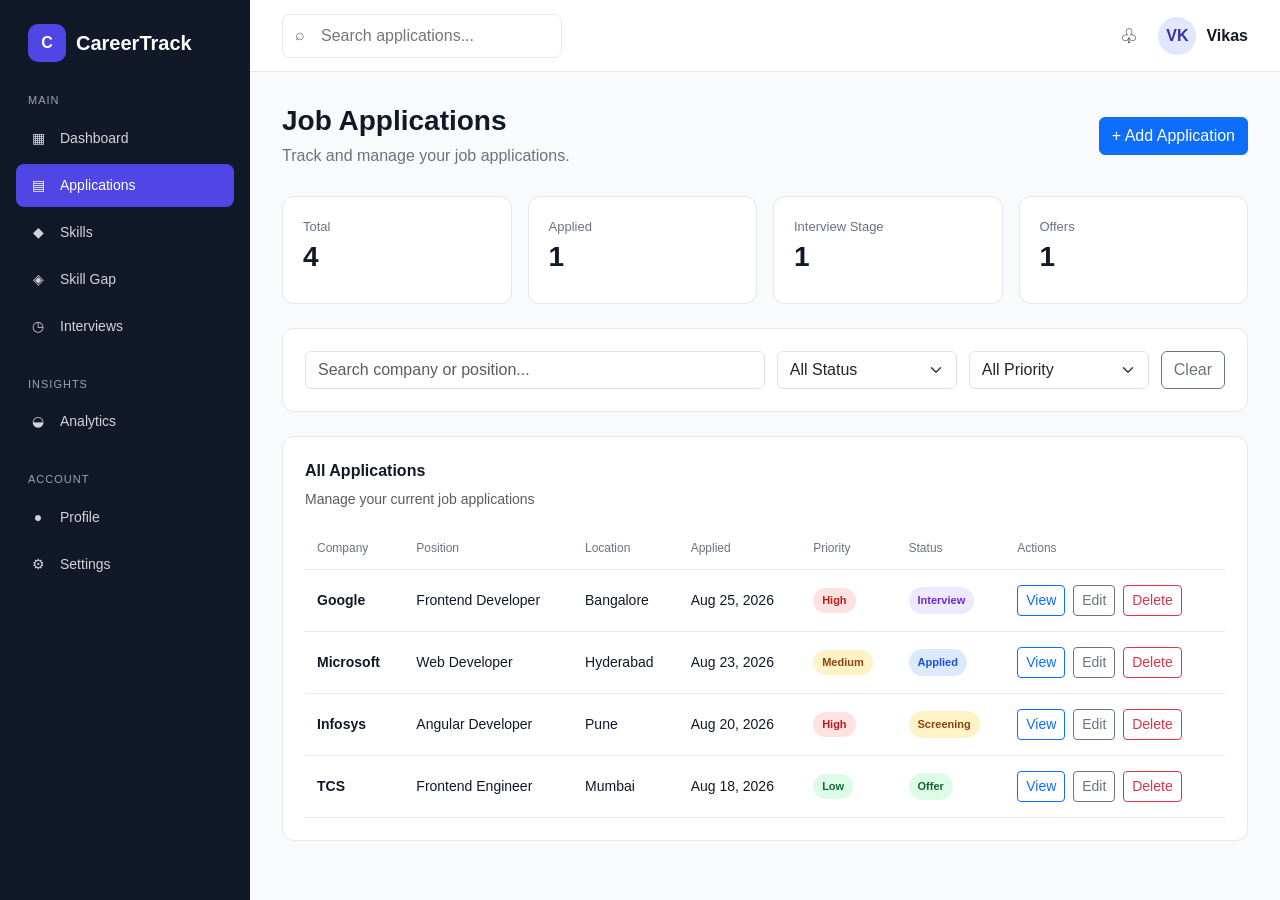
<file: pages/applications.html>
<!DOCTYPE html>
<html lang="en">

<head>

    <meta charset="UTF-8">
    <meta name="viewport" content="width=device-width, initial-scale=1.0">

    <title>Applications | CareerTrack</title>

    <!-- Bootstrap -->
    <link
        href="https://cdn.jsdelivr.net/npm/bootstrap@5.3.3/dist/css/bootstrap.min.css"
        rel="stylesheet"
    >

    <!-- Global CSS -->
    <link rel="stylesheet" href="../css/style.css">

    <!-- Dashboard / Layout CSS -->
    <link rel="stylesheet" href="../css/dashboard.css">

    <!-- Applications CSS -->
    <link rel="stylesheet" href="../css/applications.css">

    <link rel="stylesheet" href="../css/theme.css">

</head>


<body>

<div class="app-layout">

    <!-- =========================
     SIDEBAR
     ========================= -->

<aside class="sidebar">

    <div class="brand">

        <div class="brand-logo">
            C
        </div>

        <div class="brand-name">
            CareerTrack
        </div>

    </div>


    <!-- MAIN -->

    <div class="sidebar-section">

        <div class="sidebar-label">
            Main
        </div>


        <a
            href="../index.html"
            class="sidebar-link"
        >
            <span class="sidebar-icon">▦</span>
            <span>Dashboard</span>
        </a>


        <a
            href="applications.html"
            class="sidebar-link active"
        >
            <span class="sidebar-icon">▤</span>
            <span>Applications</span>
        </a>


        <a
            href="skills.html"
            class="sidebar-link"
        >
            <span class="sidebar-icon">◆</span>
            <span>Skills</span>
        </a>


        <a
            href="skill-gap.html"
            class="sidebar-link"
        >
            <span class="sidebar-icon">◈</span>
            <span>Skill Gap</span>
        </a>


        <a
            href="interviews.html"
            class="sidebar-link"
        >
            <span class="sidebar-icon">◷</span>
            <span>Interviews</span>
        </a>

    </div>


    <!-- INSIGHTS -->

    <div class="sidebar-section">

        <div class="sidebar-label">
            Insights
        </div>


        <a
            href="analytics.html"
            class="sidebar-link"
        >
            <span class="sidebar-icon">◒</span>
            <span>Analytics</span>
        </a>

    </div>


    <!-- ACCOUNT -->

    <div class="sidebar-section">

        <div class="sidebar-label">
            Account
        </div>


        <a
            href="profile.html"
            class="sidebar-link"
        >
            <span class="sidebar-icon">●</span>
            <span>Profile</span>
        </a>


        <a
            href="settings.html"
            class="sidebar-link"
        >
            <span class="sidebar-icon">⚙</span>
            <span>Settings</span>
        </a>

    </div>

</aside>


    <!-- =========================
         MAIN CONTENT
         ========================= -->

    <main class="main-content">


        <!-- TOPBAR -->

        <header class="topbar">

            <div class="search-box">

                <span class="search-icon">
                    ⌕
                </span>

                <input
                    type="text"
                    placeholder="Search applications..."
                >

            </div>


            <div class="topbar-right">

                <div class="notification">
                    ♧
                </div>


                <div class="profile">

                    <div class="profile-avatar">
                        VK
                    </div>

                    <div class="profile-name">
                        <strong>Vikas</strong>
                    </div>

                </div>

            </div>

        </header>


        <!-- =========================
             APPLICATIONS PAGE
             ========================= -->

        <section class="dashboard">


            <!-- PAGE HEADER -->

            <div class="application-page-header">

                <div>

                    <h1>
                        Job Applications
                    </h1>

                    <p>
                        Track and manage your job applications.
                    </p>

                </div>


                <button
                    class="btn btn-primary"
                    id="addApplicationBtn"
                    data-bs-toggle="modal"
                    data-bs-target="#applicationModal"
                >
                    + Add Application
                </button>

            </div>


            <!-- =========================
                 STATISTICS
                 ========================= -->

            <div class="row g-3 mb-4">


                <div class="col-6 col-xl-3">

                    <div class="stat-card">

                        <div class="stat-title">
                            Total
                        </div>

                        <div
                            class="stat-value"
                            id="totalApplicationsCount"
                        >
                            0
                        </div>

                    </div>

                </div>


                <div class="col-6 col-xl-3">

                    <div class="stat-card">

                        <div class="stat-title">
                            Applied
                        </div>

                        <div
                            class="stat-value"
                            id="appliedApplicationsCount"
                        >
                            0
                        </div>

                    </div>

                </div>


                <div class="col-6 col-xl-3">

                    <div class="stat-card">

                        <div class="stat-title">
                            Interview Stage
                        </div>

                        <div
                            class="stat-value"
                            id="interviewApplicationsCount"
                        >
                            0
                        </div>

                    </div>

                </div>


                <div class="col-6 col-xl-3">

                    <div class="stat-card">

                        <div class="stat-title">
                            Offers
                        </div>

                        <div
                            class="stat-value"
                            id="offerApplicationsCount"
                        >
                            0
                        </div>

                    </div>

                </div>

            </div>


            <!-- =========================
                 FILTERS
                 ========================= -->

            <div class="dashboard-panel mb-4">


                <div class="application-filters">


                    <div class="filter-search">

                        <input
                            type="text"
                            class="form-control"
                            placeholder="Search company or position..."
                            id="applicationSearch"
                        >

                    </div>


                    <div>

                        <select
                            class="form-select"
                            id="statusFilter"
                        >

                            <option value="">
                                All Status
                            </option>

                            <option value="Saved">
                                Saved
                            </option>

                            <option value="Applied">
                                Applied
                            </option>

                            <option value="Screening">
                                Screening
                            </option>

                            <option value="Interview">
                                Interview
                            </option>

                            <option value="Technical Round">
                                Technical Round
                            </option>

                            <option value="Offer">
                                Offer
                            </option>

                            <option value="Rejected">
                                Rejected
                            </option>

                            <option value="Withdrawn">
                                Withdrawn
                            </option>

                        </select>

                    </div>


                    <div>

                        <select
                            class="form-select"
                            id="priorityFilter"
                        >

                            <option value="">
                                All Priority
                            </option>

                            <option value="High">
                                High
                            </option>

                            <option value="Medium">
                                Medium
                            </option>

                            <option value="Low">
                                Low
                            </option>

                        </select>

                    </div>


                    <button
                        class="btn btn-outline-secondary"
                        id="clearFiltersBtn"
                    >
                        Clear
                    </button>


                </div>

            </div>


            <!-- =========================
                 APPLICATION TABLE
                 ========================= -->

            <div class="dashboard-panel">


                <div class="d-flex justify-content-between align-items-center mb-3">

                    <div>

                        <div class="panel-title mb-1">
                            All Applications
                        </div>

                        <small class="text-muted">
                            Manage your current job applications
                        </small>

                    </div>

                </div>


                <div class="table-wrapper">


                    <table class="application-table">

                        <thead>

                            <tr>

                                <th>
                                    Company
                                </th>

                                <th>
                                    Position
                                </th>

                                <th>
                                    Location
                                </th>

                                <th>
                                    Applied
                                </th>

                                <th>
                                    Priority
                                </th>

                                <th>
                                    Status
                                </th>

                                <th>
                                    Actions
                                </th>

                            </tr>

                        </thead>


                        <tbody id="applicationsTableBody">


                        </tbody>

                    </table>


                </div>


            </div>


        </section>

    </main>

</div>

<!-- =========================
     ADD APPLICATION MODAL
     ========================= -->

<div
    class="modal fade"
    id="applicationModal"
    tabindex="-1"
    aria-labelledby="applicationModalLabel"
    aria-hidden="true"
>

    <div class="modal-dialog modal-lg modal-dialog-centered">

        <div class="modal-content">


            <!-- MODAL HEADER -->

            <div class="modal-header">

                <div>

                    <h5
                        class="modal-title"
                        id="applicationModalLabel"
                    >
                        Add Job Application
                    </h5>

                    <small class="text-muted">
                        Add the details of a job you're tracking.
                    </small>

                </div>

                <button
                    type="button"
                    class="btn-close"
                    data-bs-dismiss="modal"
                    aria-label="Close"
                ></button>

            </div>


            <!-- FORM -->

            <form id="applicationForm">

                <div class="modal-body">

                    <div class="row g-3">


                        <!-- COMPANY -->

                        <div class="col-md-6">

                            <label
                                for="company"
                                class="form-label"
                            >
                                Company
                            </label>

                            <input
                                type="text"
                                class="form-control"
                                id="company"
                                placeholder="e.g. Google"
                                required
                            >

                        </div>


                        <!-- JOB TITLE -->

                        <div class="col-md-6">

                            <label
                                for="position"
                                class="form-label"
                            >
                                Job Title
                            </label>

                            <input
                                type="text"
                                class="form-control"
                                id="position"
                                placeholder="e.g. Frontend Developer"
                                required
                            >

                        </div>


                        <!-- LOCATION -->

                        <div class="col-md-6">

                            <label
                                for="location"
                                class="form-label"
                            >
                                Location
                            </label>

                            <input
                                type="text"
                                class="form-control"
                                id="location"
                                placeholder="e.g. Bangalore"
                                required
                            >

                        </div>


                        <!-- WORK MODE -->

                        <div class="col-md-6">

                            <label
                                for="workMode"
                                class="form-label"
                            >
                                Work Mode
                            </label>

                            <select
                                class="form-select"
                                id="workMode"
                                required
                            >

                                <option value="">
                                    Select work mode
                                </option>

                                <option value="On-site">
                                    On-site
                                </option>

                                <option value="Hybrid">
                                    Hybrid
                                </option>

                                <option value="Remote">
                                    Remote
                                </option>

                            </select>

                        </div>


                        <!-- JOB TYPE -->

                        <div class="col-md-6">

                            <label
                                for="jobType"
                                class="form-label"
                            >
                                Job Type
                            </label>

                            <select
                                class="form-select"
                                id="jobType"
                                required
                            >

                                <option value="">
                                    Select job type
                                </option>

                                <option value="Full Time">
                                    Full Time
                                </option>

                                <option value="Part Time">
                                    Part Time
                                </option>

                                <option value="Internship">
                                    Internship
                                </option>

                                <option value="Contract">
                                    Contract
                                </option>

                            </select>

                        </div>


                        <!-- APPLICATION STATUS -->

                        <div class="col-md-6">

                            <label
                                for="status"
                                class="form-label"
                            >
                                Status
                            </label>

                            <select
                                class="form-select"
                                id="status"
                                required
                            >

                                <option value="">
                                    Select status
                                </option>

                                <option value="Saved">
                                    Saved
                                </option>

                                <option value="Applied">
                                    Applied
                                </option>

                                <option value="Screening">
                                    Screening
                                </option>

                                <option value="Interview">
                                    Interview
                                </option>

                                <option value="Technical Round">
                                    Technical Round
                                </option>

                                <option value="Offer">
                                    Offer
                                </option>

                                <option value="Rejected">
                                    Rejected
                                </option>

                                <option value="Withdrawn">
                                    Withdrawn
                                </option>

                            </select>

                        </div>


                        <!-- PRIORITY -->

                        <div class="col-md-6">

                            <label
                                for="priority"
                                class="form-label"
                            >
                                Priority
                            </label>

                            <select
                                class="form-select"
                                id="priority"
                                required
                            >

                                <option value="">
                                    Select priority
                                </option>

                                <option value="High">
                                    High
                                </option>

                                <option value="Medium">
                                    Medium
                                </option>

                                <option value="Low">
                                    Low
                                </option>

                            </select>

                        </div>


                        <!-- APPLICATION DATE -->

                        <div class="col-md-6">

                            <label
                                for="appliedDate"
                                class="form-label"
                            >
                                Application Date
                            </label>

                            <input
                                type="date"
                                class="form-control"
                                id="appliedDate"
                                required
                            >

                        </div>


                        <!-- JOB URL -->

                        <div class="col-12">

                            <label
                                for="jobUrl"
                                class="form-label"
                            >
                                Job Posting URL
                            </label>

                            <input
                                type="url"
                                class="form-control"
                                id="jobUrl"
                                placeholder="https://..."
                            >

                        </div>

 <!-- REQUIRED SKILLS -->

<div class="col-12">

    <label class="form-label">
        Required Skills
    </label>


    <div class="row g-2">


        <!-- Skill Name -->

        <div class="col-md-6">

            <input
                type="text"
                class="form-control"
                id="skillInput"
                placeholder="e.g. JavaScript"
            >

        </div>


        <!-- Required Level -->

        <div class="col-md-4">

            <select
                class="form-select"
                id="skillLevelInput"
            >

                <option value="">
                    Required Level
                </option>

                <option value="Beginner">
                    Beginner
                </option>

                <option value="Basic">
                    Basic
                </option>

                <option value="Intermediate">
                    Intermediate
                </option>

                <option value="Advanced">
                    Advanced
                </option>

                <option value="Expert">
                    Expert
                </option>

            </select>

        </div>


        <!-- Add -->

        <div class="col-md-2">

            <button
                type="button"
                class="btn btn-outline-primary w-100"
                id="addSkillBtn"
            >
                Add
            </button>

        </div>

    </div>


    <div
        id="selectedSkills"
        class="selected-skills mt-3"
    >

        <!-- Skill tags will appear here -->

    </div>

</div>


                        <!-- NOTES -->

                        <div class="col-12">

                            <label
                                for="notes"
                                class="form-label"
                            >
                                Notes
                            </label>

                            <textarea
                                class="form-control"
                                id="notes"
                                rows="3"
                                placeholder="Add any useful notes..."
                            ></textarea>

                        </div>


                    </div>

                </div>


                <!-- MODAL FOOTER -->

                <div class="modal-footer">

                    <button
                        type="button"
                        class="btn btn-light"
                        data-bs-dismiss="modal"
                    >
                        Cancel
                    </button>

                    <button
                        type="submit"
                        class="btn btn-primary"
                        id="applicationSubmitBtn"
                    >
                        Add Application
                    </button>

                </div>

            </form>

        </div>

    </div>

</div>

<!-- =========================
     APPLICATION DETAILS MODAL
     ========================= -->

<div
    class="modal fade"
    id="applicationDetailsModal"
    tabindex="-1"
    aria-labelledby="applicationDetailsModalLabel"
    aria-hidden="true"
>

    <div class="modal-dialog modal-lg modal-dialog-centered">

        <div class="modal-content">


            <!-- HEADER -->

            <div class="modal-header">

                <div>

                    <div class="d-flex align-items-center gap-2">

                        <h5
                            class="modal-title mb-0"
                            id="applicationDetailsModalLabel"
                        >
                            Application Details
                        </h5>

                        <span
                            id="detailsStatus"
                            class="badge-status status-applied"
                        >
                            Applied
                        </span>

                    </div>

                    <small
                        class="text-muted"
                        id="detailsCompany"
                    >
                        Company
                    </small>

                </div>


                <button
                    type="button"
                    class="btn-close"
                    data-bs-dismiss="modal"
                    aria-label="Close"
                ></button>

            </div>


            <!-- BODY -->

            <div class="modal-body">


                <!-- JOB TITLE -->

                <div class="mb-4">

                    <h3
                        id="detailsPosition"
                        class="application-details-title"
                    >
                        Frontend Developer
                    </h3>

                </div>


                <!-- BASIC INFORMATION -->

                <div class="row g-3 mb-4">


                    <div class="col-md-6">

                        <div class="details-item">

                            <div class="details-label">
                                Location
                            </div>

                            <div
                                class="details-value"
                                id="detailsLocation"
                            >
                                Bangalore
                            </div>

                        </div>

                    </div>


                    <div class="col-md-6">

                        <div class="details-item">

                            <div class="details-label">
                                Work Mode
                            </div>

                            <div
                                class="details-value"
                                id="detailsWorkMode"
                            >
                                Hybrid
                            </div>

                        </div>

                    </div>


                    <div class="col-md-6">

                        <div class="details-item">

                            <div class="details-label">
                                Job Type
                            </div>

                            <div
                                class="details-value"
                                id="detailsJobType"
                            >
                                Full Time
                            </div>

                        </div>

                    </div>


                    <div class="col-md-6">

                        <div class="details-item">

                            <div class="details-label">
                                Application Date
                            </div>

                            <div
                                class="details-value"
                                id="detailsAppliedDate"
                            >
                                Aug 25, 2026
                            </div>

                        </div>

                    </div>


                    <div class="col-md-6">

                        <div class="details-item">

                            <div class="details-label">
                                Priority
                            </div>

                            <div id="detailsPriority">
                                High
                            </div>

                        </div>

                    </div>


                    <div class="col-md-6">

                        <div class="details-item">

                            <div class="details-label">
                                Job Posting
                            </div>

                            <div id="detailsJobUrl">
                                -
                            </div>

                        </div>

                    </div>


                </div>


                <!-- NOTES -->

                <div class="details-section">

                    <h6 class="details-section-title">
                        Notes
                    </h6>

                    <div
                        id="detailsNotes"
                        class="details-notes"
                    >
                        No notes added.
                    </div>

                </div>


                <!-- SKILLS -->

                <div class="details-section">

                    <h6 class="details-section-title">
                        Required Skills
                    </h6>

                    <div
                        id="detailsSkills"
                        class="skill-tags"
                    >
                        <span class="text-muted">
                            No skills added.
                        </span>
                    </div>

                </div>


            </div>


            <!-- FOOTER -->

            <div class="modal-footer">

                <button
                    type="button"
                    class="btn btn-light"
                    data-bs-dismiss="modal"
                >
                    Close
                </button>

                <button
                    type="button"
                    class="btn btn-primary"
                    id="detailsEditBtn"
                >
                    Edit Application
                </button>

            </div>

        </div>

    </div>

</div>

<!-- Bootstrap JS -->

<script
    src="https://cdn.jsdelivr.net/npm/bootstrap@5.3.3/dist/js/bootstrap.bundle.min.js">
</script>


<!-- Applications JS -->

<script src="../js/services/storage.js"></script>
<script src="../js/services/applicationService.js"></script>
<script src="../js/pages/applications.js"></script>

<script src="../js/theme.js"></script>

</body>

</html>
</file>
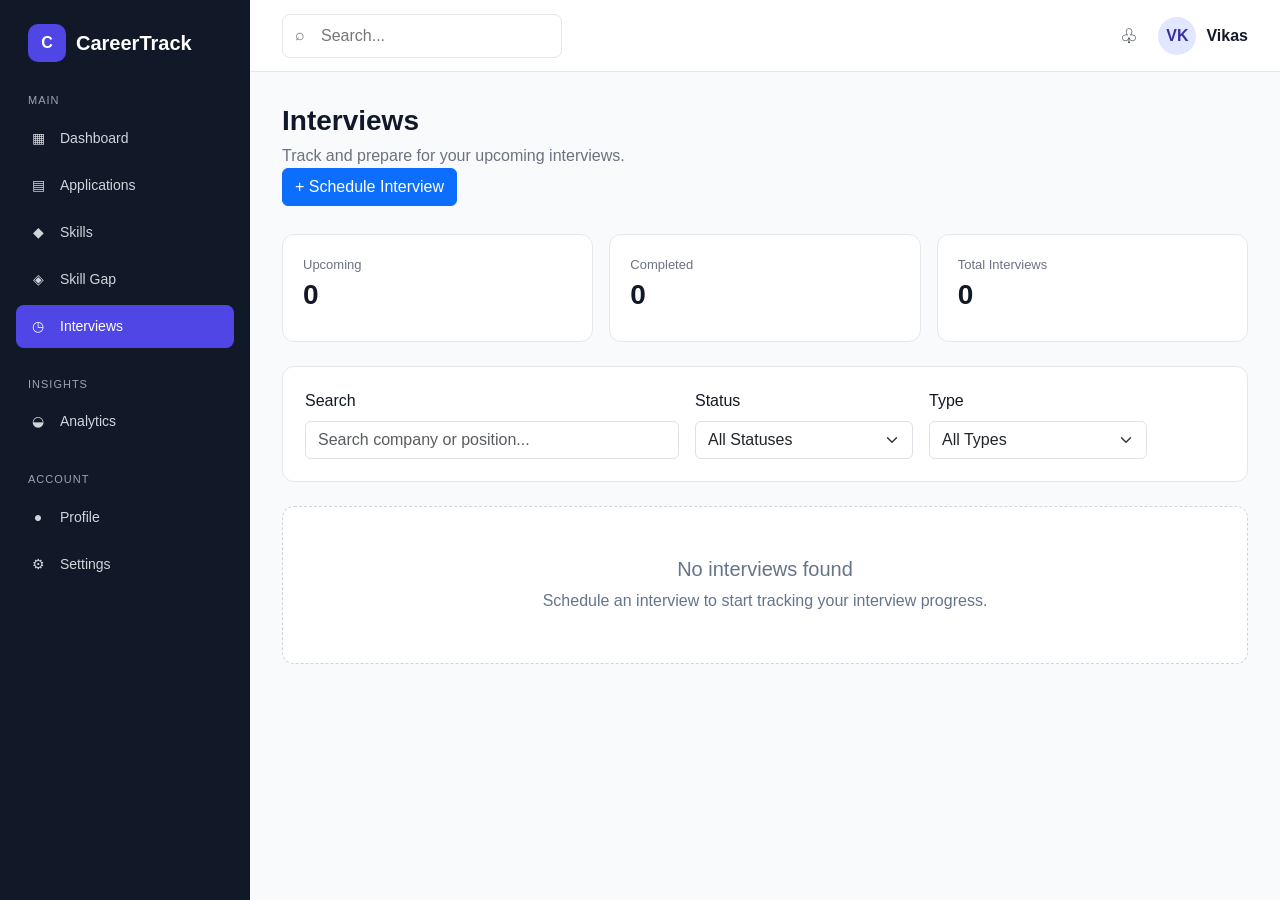
<file: pages/interviews.html>
<!DOCTYPE html>
<html lang="en">

<head>

    <meta charset="UTF-8">

    <meta
        name="viewport"
        content="width=device-width, initial-scale=1.0"
    >

    <title>Interviews | CareerTrack</title>


    <!-- Bootstrap -->

    <link
        href="https://cdn.jsdelivr.net/npm/bootstrap@5.3.3/dist/css/bootstrap.min.css"
        rel="stylesheet"
    >


    <!-- Global CSS -->

    <link
        rel="stylesheet"
        href="../css/style.css"
    >


    <!-- Dashboard / Layout CSS -->

    <link
        rel="stylesheet"
        href="../css/dashboard.css"
    >


    <!-- Interviews CSS -->

    <link
        rel="stylesheet"
        href="../css/interviews.css"
    >
    <link rel="stylesheet" href="../css/theme.css">

</head>


<body>


<div class="app-layout">


    <!-- =========================
     SIDEBAR
     ========================= -->

<aside class="sidebar">

    <div class="brand">

        <div class="brand-logo">
            C
        </div>

        <div class="brand-name">
            CareerTrack
        </div>

    </div>


    <!-- MAIN -->

    <div class="sidebar-section">

        <div class="sidebar-label">
            Main
        </div>


        <a
            href="../index.html"
            class="sidebar-link"
        >
            <span class="sidebar-icon">▦</span>
            <span>Dashboard</span>
        </a>


        <a
            href="applications.html"
            class="sidebar-link"
        >
            <span class="sidebar-icon">▤</span>
            <span>Applications</span>
        </a>


        <a
            href="skills.html"
            class="sidebar-link"
        >
            <span class="sidebar-icon">◆</span>
            <span>Skills</span>
        </a>


        <a
            href="skill-gap.html"
            class="sidebar-link"
        >
            <span class="sidebar-icon">◈</span>
            <span>Skill Gap</span>
        </a>


        <a
            href="interviews.html"
            class="sidebar-link active"
        >
            <span class="sidebar-icon">◷</span>
            <span>Interviews</span>
        </a>

    </div>


    <!-- INSIGHTS -->

    <div class="sidebar-section">

        <div class="sidebar-label">
            Insights
        </div>


        <a
            href="analytics.html"
            class="sidebar-link"
        >
            <span class="sidebar-icon">◒</span>
            <span>Analytics</span>
        </a>

    </div>


    <!-- ACCOUNT -->

    <div class="sidebar-section">

        <div class="sidebar-label">
            Account
        </div>


        <a
            href="profile.html"
            class="sidebar-link"
        >
            <span class="sidebar-icon">●</span>
            <span>Profile</span>
        </a>


        <a
            href="settings.html"
            class="sidebar-link"
        >
            <span class="sidebar-icon">⚙</span>
            <span>Settings</span>
        </a>

    </div>

</aside>


    <!-- =========================================
         MAIN CONTENT
         ========================================= -->

    <main class="main-content">


        <!-- TOPBAR -->

        <header class="topbar">


            <div class="search-box">

                <span class="search-icon">
                    ⌕
                </span>

                <input
                    type="text"
                    placeholder="Search..."
                >

            </div>


            <div class="topbar-right">


                <div class="notification">
                    ♧
                </div>


                <div class="profile">

                    <div class="profile-avatar">
                        VK
                    </div>

                    <div class="profile-name">

                        <strong>
                            Vikas
                        </strong>

                    </div>

                </div>


            </div>


        </header>


        <!-- =========================================
             INTERVIEWS PAGE
             ========================================= -->

        <section class="dashboard">


            <!-- PAGE HEADER -->

            <div class="page-heading">


                <div>

                    <h1>
                        Interviews
                    </h1>

                    <p>
                        Track and prepare for your upcoming interviews.
                    </p>

                </div>


                <button
                    class="btn btn-primary"
                    id="addInterviewBtn"
                    data-bs-toggle="modal"
                    data-bs-target="#interviewModal"
                >
                    + Schedule Interview
                </button>


            </div>


            <!-- =========================================
                 INTERVIEW STATISTICS
                 ========================================= -->

            <div class="row g-3 mb-4">


                <div class="col-12 col-md-4">

                    <div class="stat-card">

                        <div class="stat-title">
                            Upcoming
                        </div>

                        <div
                            class="stat-value"
                            id="upcomingInterviewCount"
                        >
                            0
                        </div>

                    </div>

                </div>


                <div class="col-12 col-md-4">

                    <div class="stat-card">

                        <div class="stat-title">
                            Completed
                        </div>

                        <div
                            class="stat-value"
                            id="completedInterviewCount"
                        >
                            0
                        </div>

                    </div>

                </div>


                <div class="col-12 col-md-4">

                    <div class="stat-card">

                        <div class="stat-title">
                            Total Interviews
                        </div>

                        <div
                            class="stat-value"
                            id="totalInterviewCount"
                        >
                            0
                        </div>

                    </div>

                </div>


            </div>


            <!-- =========================================
                 FILTERS
                 ========================================= -->

            <div class="dashboard-panel mb-4">


                <div class="row g-3 align-items-end">


                    <div class="col-12 col-md-6 col-lg-5">

                        <label
                            class="form-label"
                            for="interviewSearch"
                        >
                            Search
                        </label>

                        <input
                            type="text"
                            class="form-control"
                            id="interviewSearch"
                            placeholder="Search company or position..."
                        >

                    </div>


                    <div class="col-12 col-md-3">

                        <label
                            class="form-label"
                            for="interviewStatusFilter"
                        >
                            Status
                        </label>

                        <select
                            class="form-select"
                            id="interviewStatusFilter"
                        >

                            <option value="">
                                All Statuses
                            </option>

                            <option value="Scheduled">
                                Scheduled
                            </option>

                            <option value="Completed">
                                Completed
                            </option>

                            <option value="Cancelled">
                                Cancelled
                            </option>

                        </select>

                    </div>


                    <div class="col-12 col-md-3">

                        <label
                            class="form-label"
                            for="interviewTypeFilter"
                        >
                            Type
                        </label>

                        <select
                            class="form-select"
                            id="interviewTypeFilter"
                        >

                            <option value="">
                                All Types
                            </option>

                            <option value="HR">
                                HR
                            </option>

                            <option value="Technical">
                                Technical
                            </option>

                            <option value="Coding">
                                Coding
                            </option>

                            <option value="Managerial">
                                Managerial
                            </option>

                            <option value="Other">
                                Other
                            </option>

                        </select>

                    </div>


                </div>


            </div>


            <!-- =========================================
                 INTERVIEW LIST
                 ========================================= -->

            <div
                id="interviewList"
                class="interview-list"
            >

                <!-- JavaScript will render interviews here -->

            </div>


        </section>


    </main>


</div>


<!-- =========================================
     INTERVIEW MODAL
     ========================================= -->

<div
    class="modal fade"
    id="interviewModal"
    tabindex="-1"
    aria-hidden="true"
>


    <div class="modal-dialog modal-lg modal-dialog-centered">


        <div class="modal-content">


            <div class="modal-header">


                <h5
                    class="modal-title"
                    id="interviewModalTitle"
                >
                    Schedule Interview
                </h5>


                <button
                    type="button"
                    class="btn-close"
                    data-bs-dismiss="modal"
                    aria-label="Close"
                ></button>


            </div>


            <form id="interviewForm">


                <div class="modal-body">


                    <input
                        type="hidden"
                        id="interviewId"
                    >


                    <div class="row g-3">


                        <!-- APPLICATION -->

<div class="col-12">

    <label
        class="form-label"
        for="interviewApplication"
    >
        Application
    </label>

    <select
        class="form-select"
        id="interviewApplication"
        required
    >
        <option value="">
            Select an application
        </option>
    </select>

</div>


<!-- COMPANY -->

<div class="col-md-6">

    <label
        class="form-label"
        for="interviewCompany"
    >
        Company
    </label>

    <input
        type="text"
        class="form-control"
        id="interviewCompany"
        readonly
    >

</div>


                        <!-- POSITION -->

<div class="col-md-6">

    <label
        class="form-label"
        for="interviewPosition"
    >
        Position
    </label>

    <input
        type="text"
        class="form-control"
        id="interviewPosition"
        readonly
    >

</div>


                        <!-- DATE -->

                        <div class="col-md-4">

                            <label
                                class="form-label"
                                for="interviewDate"
                            >
                                Date
                            </label>

                            <input
                                type="date"
                                class="form-control"
                                id="interviewDate"
                                required
                            >

                        </div>


                        <!-- TIME -->

                        <div class="col-md-4">

                            <label
                                class="form-label"
                                for="interviewTime"
                            >
                                Time
                            </label>

                            <input
                                type="time"
                                class="form-control"
                                id="interviewTime"
                                required
                            >

                        </div>


                        <!-- TYPE -->

                        <div class="col-md-4">

                            <label
                                class="form-label"
                                for="interviewType"
                            >
                                Interview Type
                            </label>

                            <select
                                class="form-select"
                                id="interviewType"
                                required
                            >

                                <option value="HR">
                                    HR
                                </option>

                                <option value="Technical">
                                    Technical
                                </option>

                                <option value="Coding">
                                    Coding
                                </option>

                                <option value="Managerial">
                                    Managerial
                                </option>

                                <option value="Other">
                                    Other
                                </option>

                            </select>

                        </div>


                        <!-- MODE -->

                        <div class="col-md-6">

                            <label
                                class="form-label"
                                for="interviewMode"
                            >
                                Mode
                            </label>

                            <select
                                class="form-select"
                                id="interviewMode"
                            >

                                <option value="Online">
                                    Online
                                </option>

                                <option value="Phone">
                                    Phone
                                </option>

                                <option value="In-person">
                                    In-person
                                </option>

                            </select>

                        </div>


                        <!-- STATUS -->

                        <div class="col-md-6">

                            <label
                                class="form-label"
                                for="interviewStatus"
                            >
                                Status
                            </label>

                            <select
                                class="form-select"
                                id="interviewStatus"
                            >

                                <option value="Scheduled">
                                    Scheduled
                                </option>

                                <option value="Completed">
                                    Completed
                                </option>

                                <option value="Cancelled">
                                    Cancelled
                                </option>

                            </select>

                        </div>


                        <!-- LINK / LOCATION -->

                        <div class="col-12">

                            <label
                                class="form-label"
                                for="interviewLink"
                            >
                                Meeting Link / Location
                            </label>

                            <input
                                type="text"
                                class="form-control"
                                id="interviewLink"
                                placeholder="https://... or office location"
                            >

                        </div>


                        <!-- NOTES -->

                        <div class="col-12">

                            <label
                                class="form-label"
                                for="interviewNotes"
                            >
                                Notes
                            </label>

                            <textarea
                                class="form-control"
                                id="interviewNotes"
                                rows="4"
                                placeholder="Preparation notes, interviewer details, topics to revise..."
                            ></textarea>

                        </div>


                    </div>


                </div>


                <div class="modal-footer">


                    <button
                        type="button"
                        class="btn btn-light"
                        data-bs-dismiss="modal"
                    >
                        Cancel
                    </button>


                    <button
                        type="submit"
                        class="btn btn-primary"
                    >
                        Save Interview
                    </button>


                </div>


            </form>


        </div>


    </div>


</div>


<!-- =========================================
     JAVASCRIPT
     ========================================= -->

<script
    src="https://cdn.jsdelivr.net/npm/bootstrap@5.3.3/dist/js/bootstrap.bundle.min.js"
></script>

<script src="../js/services/storage.js"></script>

<script src="../js/services/applicationService.js"></script>

<script src="../js/services/interviewService.js"></script>

<script src="../js/pages/interviews.js"></script>

<script src="../js/theme.js"></script>

</body>

</html>
</file>
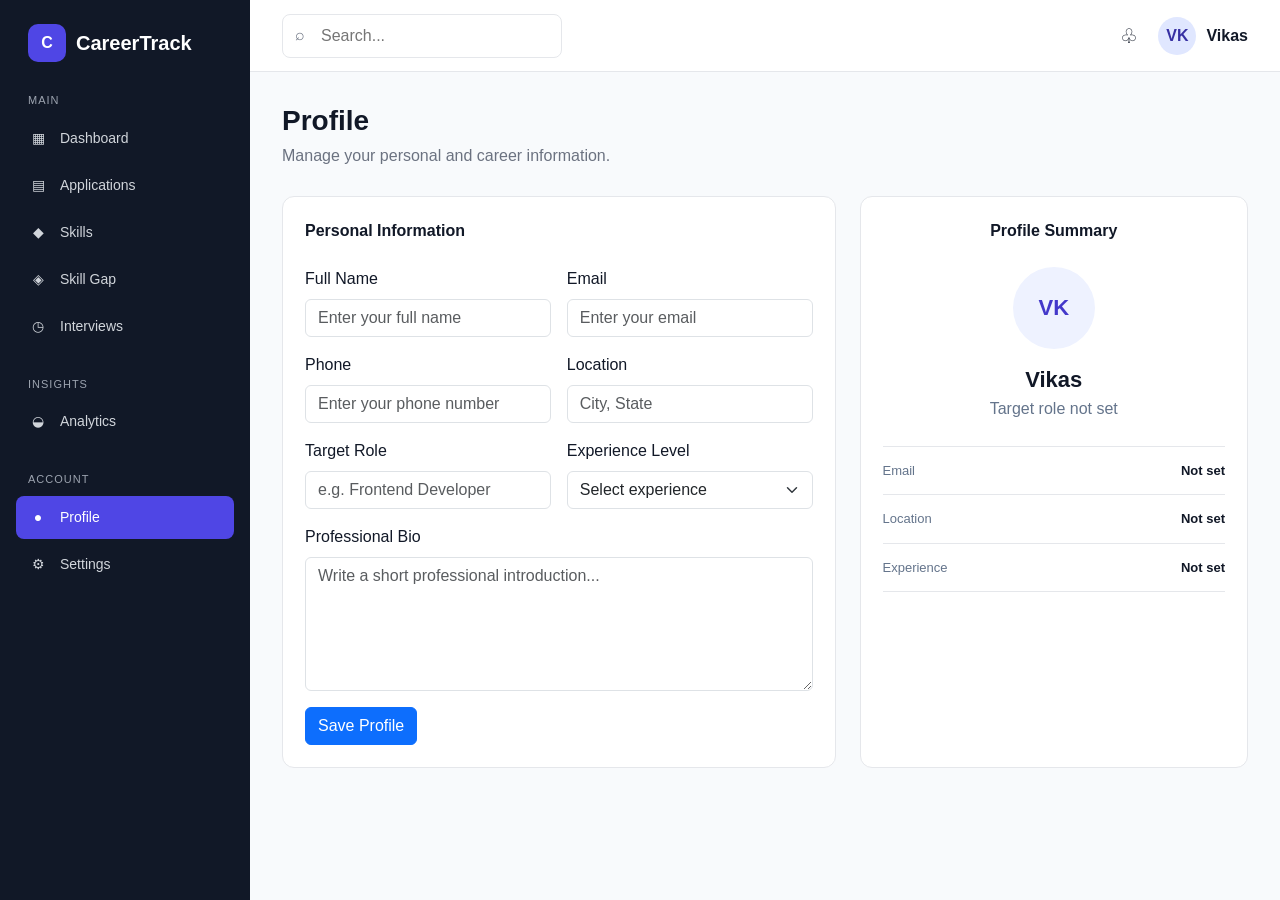
<file: pages/profile.html>
<!DOCTYPE html>
<html lang="en">

<head>

    <meta charset="UTF-8">

    <meta
        name="viewport"
        content="width=device-width, initial-scale=1.0"
    >

    <title>Profile | CareerTrack</title>


    <!-- Bootstrap -->

    <link
        href="https://cdn.jsdelivr.net/npm/bootstrap@5.3.3/dist/css/bootstrap.min.css"
        rel="stylesheet"
    >


    <!-- Global CSS -->

    <link
        rel="stylesheet"
        href="../css/style.css"
    >

    <!-- Dashboard CSS -->

    <link
        rel="stylesheet"
        href="../css/dashboard.css"
    >


    <!-- Profile CSS -->

    <link
        rel="stylesheet"
        href="../css/profile.css"
    >

    <link rel="stylesheet" href="../css/theme.css">

</head>


<body>


<div class="app-layout">


    <!-- =========================
     SIDEBAR
     ========================= -->

<aside class="sidebar">

    <div class="brand">

        <div class="brand-logo">
            C
        </div>

        <div class="brand-name">
            CareerTrack
        </div>

    </div>


    <!-- MAIN -->

    <div class="sidebar-section">

        <div class="sidebar-label">
            Main
        </div>


        <a
            href="../index.html"
            class="sidebar-link"
        >
            <span class="sidebar-icon">▦</span>
            <span>Dashboard</span>
        </a>


        <a
            href="applications.html"
            class="sidebar-link"
        >
            <span class="sidebar-icon">▤</span>
            <span>Applications</span>
        </a>


        <a
            href="skills.html"
            class="sidebar-link"
        >
            <span class="sidebar-icon">◆</span>
            <span>Skills</span>
        </a>


        <a
            href="skill-gap.html"
            class="sidebar-link"
        >
            <span class="sidebar-icon">◈</span>
            <span>Skill Gap</span>
        </a>


        <a
            href="interviews.html"
            class="sidebar-link"
        >
            <span class="sidebar-icon">◷</span>
            <span>Interviews</span>
        </a>

    </div>


    <!-- INSIGHTS -->

    <div class="sidebar-section">

        <div class="sidebar-label">
            Insights
        </div>


        <a
            href="analytics.html"
            class="sidebar-link"
        >
            <span class="sidebar-icon">◒</span>
            <span>Analytics</span>
        </a>

    </div>


    <!-- ACCOUNT -->

    <div class="sidebar-section">

        <div class="sidebar-label">
            Account
        </div>


        <a
            href="profile.html"
            class="sidebar-link active"
        >
            <span class="sidebar-icon">●</span>
            <span>Profile</span>
        </a>


        <a
            href="settings.html"
            class="sidebar-link"
        >
            <span class="sidebar-icon">⚙</span>
            <span>Settings</span>
        </a>

    </div>

</aside>


    <!-- =========================================
         MAIN CONTENT
         ========================================= -->

    <main class="main-content">


        <!-- TOPBAR -->

        <header class="topbar">


            <div class="search-box">

                <span class="search-icon">
                    ⌕
                </span>

                <input
                    type="text"
                    placeholder="Search..."
                >

            </div>


            <div class="topbar-right">

                <div class="notification">
                    ♧
                </div>


                <div class="profile">

                    <div class="profile-avatar">
                        VK
                    </div>

                    <div class="profile-name">
                        <strong>Vikas</strong>
                    </div>

                </div>

            </div>

        </header>


        <!-- =========================================
             PROFILE PAGE
             ========================================= -->

        <section class="dashboard">


            <!-- PAGE HEADER -->

            <div class="page-heading">

                <div>

                    <h1>
                        Profile
                    </h1>

                    <p>
                        Manage your personal and career information.
                    </p>

                </div>

            </div>


            <!-- =========================================
                 PROFILE FORM
                 ========================================= -->

            <div class="row g-4">


                <!-- PERSONAL INFORMATION -->

                <div class="col-lg-7">

                    <div class="dashboard-panel">


                        <div class="panel-title mb-4">
                            Personal Information
                        </div>


                        <form id="profileForm">


                            <div class="row g-3">


                                <!-- FULL NAME -->

                                <div class="col-md-6">

                                    <label
                                        class="form-label"
                                        for="profileName"
                                    >
                                        Full Name
                                    </label>

                                    <input
                                        type="text"
                                        class="form-control"
                                        id="profileName"
                                        placeholder="Enter your full name"
                                        required
                                    >

                                </div>


                                <!-- EMAIL -->

                                <div class="col-md-6">

                                    <label
                                        class="form-label"
                                        for="profileEmail"
                                    >
                                        Email
                                    </label>

                                    <input
                                        type="email"
                                        class="form-control"
                                        id="profileEmail"
                                        placeholder="Enter your email"
                                        required
                                    >

                                </div>


                                <!-- PHONE -->

                                <div class="col-md-6">

                                    <label
                                        class="form-label"
                                        for="profilePhone"
                                    >
                                        Phone
                                    </label>

                                    <input
                                        type="tel"
                                        class="form-control"
                                        id="profilePhone"
                                        placeholder="Enter your phone number"
                                    >

                                </div>


                                <!-- LOCATION -->

                                <div class="col-md-6">

                                    <label
                                        class="form-label"
                                        for="profileLocation"
                                    >
                                        Location
                                    </label>

                                    <input
                                        type="text"
                                        class="form-control"
                                        id="profileLocation"
                                        placeholder="City, State"
                                    >

                                </div>


                                <!-- TARGET ROLE -->

                                <div class="col-md-6">

                                    <label
                                        class="form-label"
                                        for="profileTargetRole"
                                    >
                                        Target Role
                                    </label>

                                    <input
                                        type="text"
                                        class="form-control"
                                        id="profileTargetRole"
                                        placeholder="e.g. Frontend Developer"
                                    >

                                </div>


                                <!-- EXPERIENCE -->

                                <div class="col-md-6">

                                    <label
                                        class="form-label"
                                        for="profileExperience"
                                    >
                                        Experience Level
                                    </label>

                                    <select
                                        class="form-select"
                                        id="profileExperience"
                                    >

                                        <option value="">
                                            Select experience
                                        </option>

                                        <option value="Student">
                                            Student
                                        </option>

                                        <option value="Fresher">
                                            Fresher
                                        </option>

                                        <option value="Entry Level">
                                            Entry Level
                                        </option>

                                        <option value="Mid Level">
                                            Mid Level
                                        </option>

                                        <option value="Senior Level">
                                            Senior Level
                                        </option>

                                    </select>

                                </div>


                                <!-- BIO -->

                                <div class="col-12">

                                    <label
                                        class="form-label"
                                        for="profileBio"
                                    >
                                        Professional Bio
                                    </label>

                                    <textarea
                                        class="form-control"
                                        id="profileBio"
                                        rows="5"
                                        placeholder="Write a short professional introduction..."
                                    ></textarea>

                                </div>


                                <!-- SAVE -->

                                <div class="col-12">

                                    <button
                                        type="submit"
                                        class="btn btn-primary"
                                    >
                                        Save Profile
                                    </button>


                                    <span
                                        id="profileSaveMessage"
                                        class="profile-save-message"
                                    ></span>

                                </div>


                            </div>


                        </form>


                    </div>

                </div>


                <!-- PROFILE SUMMARY -->

                <div class="col-lg-5">

                    <div class="dashboard-panel profile-summary-panel">


                        <div class="panel-title mb-4">
                            Profile Summary
                        </div>


                        <div class="profile-summary-avatar">
                            VK
                        </div>


                        <h3
                            id="summaryName"
                            class="profile-summary-name"
                        >
                            Vikas
                        </h3>


                        <p
                            id="summaryRole"
                            class="profile-summary-role"
                        >
                            Target role not set
                        </p>


                        <div class="profile-summary-details">


                            <div class="profile-summary-item">

                                <span>
                                    Email
                                </span>

                                <strong id="summaryEmail">
                                    Not set
                                </strong>

                            </div>


                            <div class="profile-summary-item">

                                <span>
                                    Location
                                </span>

                                <strong id="summaryLocation">
                                    Not set
                                </strong>

                            </div>


                            <div class="profile-summary-item">

                                <span>
                                    Experience
                                </span>

                                <strong id="summaryExperience">
                                    Not set
                                </strong>

                            </div>


                        </div>


                    </div>

                </div>


            </div>


        </section>


    </main>


</div>


<!-- Storage -->

<script
    src="../js/services/storage.js"
></script>


<!-- Profile JS -->

<script
    src="../js/pages/profile.js"
></script>
<script src="../js/theme.js"></script>

</body>

</html>
</file>
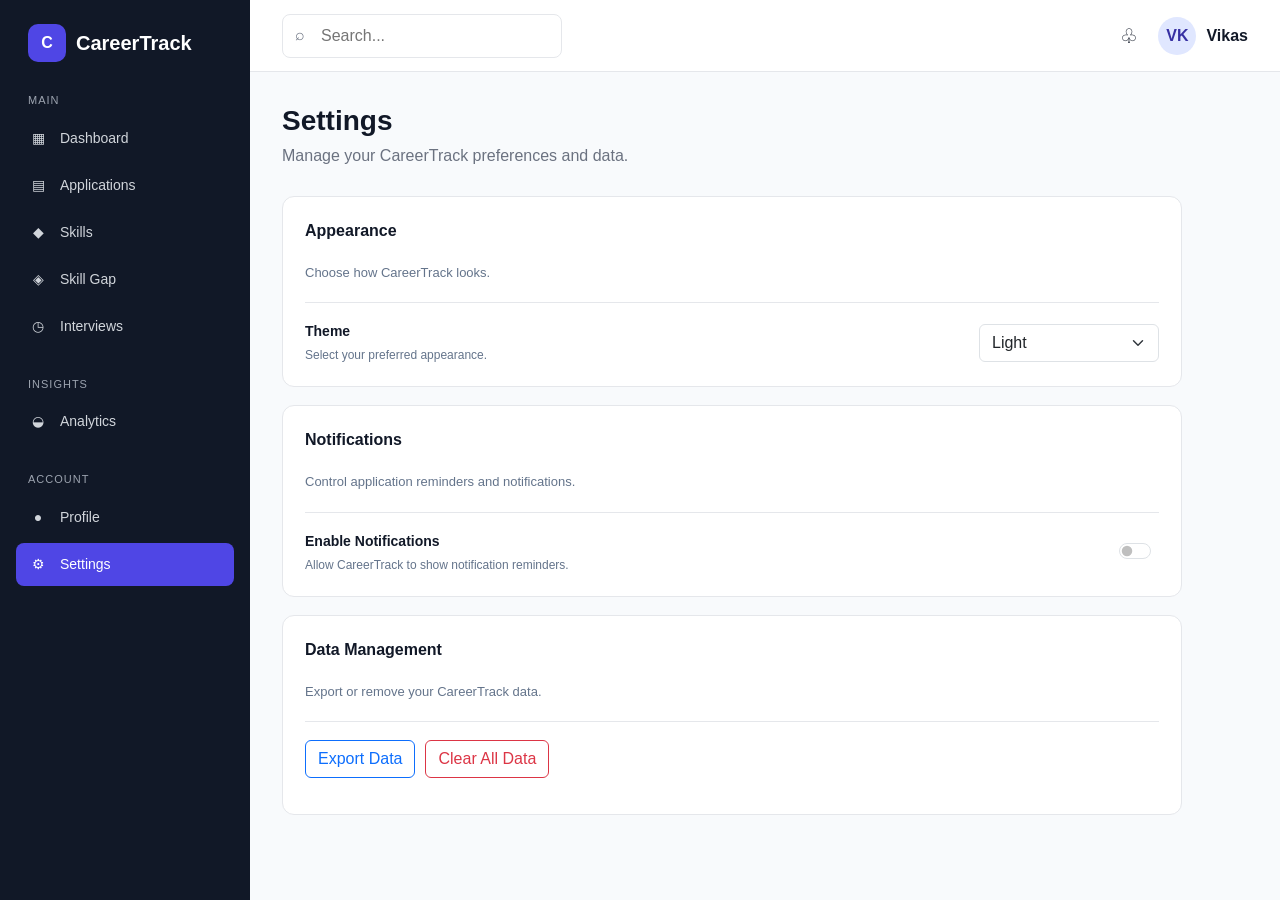
<file: pages/settings.html>
<!DOCTYPE html>
<html lang="en">

<head>

    <meta charset="UTF-8">

    <meta
        name="viewport"
        content="width=device-width, initial-scale=1.0"
    >

    <title>Settings | CareerTrack</title>


    <!-- Bootstrap -->

    <link
        href="https://cdn.jsdelivr.net/npm/bootstrap@5.3.3/dist/css/bootstrap.min.css"
        rel="stylesheet"
    >


    <!-- Global CSS -->

    <link
        rel="stylesheet"
        href="../css/style.css"
    >

    <!-- Dashboard CSS -->

    <link
        rel="stylesheet"
        href="../css/dashboard.css"
    >


    <!-- Settings CSS -->

    <link
        rel="stylesheet"
        href="../css/settings.css"
    >

    <link rel="stylesheet" href="../css/theme.css">

</head>


<body>


<div class="app-layout">


    <!-- =========================
     SIDEBAR
     ========================= -->

<aside class="sidebar">

    <div class="brand">

        <div class="brand-logo">
            C
        </div>

        <div class="brand-name">
            CareerTrack
        </div>

    </div>


    <!-- MAIN -->

    <div class="sidebar-section">

        <div class="sidebar-label">
            Main
        </div>


        <a
            href="../index.html"
            class="sidebar-link"
        >
            <span class="sidebar-icon">▦</span>
            <span>Dashboard</span>
        </a>


        <a
            href="applications.html"
            class="sidebar-link"
        >
            <span class="sidebar-icon">▤</span>
            <span>Applications</span>
        </a>


        <a
            href="skills.html"
            class="sidebar-link"
        >
            <span class="sidebar-icon">◆</span>
            <span>Skills</span>
        </a>


        <a
            href="skill-gap.html"
            class="sidebar-link"
        >
            <span class="sidebar-icon">◈</span>
            <span>Skill Gap</span>
        </a>


        <a
            href="interviews.html"
            class="sidebar-link"
        >
            <span class="sidebar-icon">◷</span>
            <span>Interviews</span>
        </a>

    </div>


    <!-- INSIGHTS -->

    <div class="sidebar-section">

        <div class="sidebar-label">
            Insights
        </div>


        <a
            href="analytics.html"
            class="sidebar-link"
        >
            <span class="sidebar-icon">◒</span>
            <span>Analytics</span>
        </a>

    </div>


    <!-- ACCOUNT -->

    <div class="sidebar-section">

        <div class="sidebar-label">
            Account
        </div>


        <a
            href="profile.html"
            class="sidebar-link"
        >
            <span class="sidebar-icon">●</span>
            <span>Profile</span>
        </a>


        <a
            href="settings.html"
            class="sidebar-link active"
        >
            <span class="sidebar-icon">⚙</span>
            <span>Settings</span>
        </a>

    </div>

</aside>


    <!-- =========================================
         MAIN CONTENT
         ========================================= -->

    <main class="main-content">


        <!-- TOPBAR -->

        <header class="topbar">


            <div class="search-box">

                <span class="search-icon">
                    ⌕
                </span>

                <input
                    type="text"
                    placeholder="Search..."
                >

            </div>


            <div class="topbar-right">

                <div class="notification">
                    ♧
                </div>


                <div class="profile">

                    <div class="profile-avatar">
                        VK
                    </div>

                    <div class="profile-name">
                        <strong>Vikas</strong>
                    </div>

                </div>

            </div>

        </header>


        <!-- =========================================
             SETTINGS PAGE
             ========================================= -->

        <section class="dashboard">


            <!-- PAGE HEADER -->

            <div class="page-heading">

                <div>

                    <h1>
                        Settings
                    </h1>

                    <p>
                        Manage your CareerTrack preferences and data.
                    </p>

                </div>

            </div>


            <div class="settings-container">


                <!-- =========================================
                     APPEARANCE
                     ========================================= -->

                <div class="dashboard-panel settings-panel">


                    <div class="settings-panel-header">

                        <div>

                            <div class="panel-title">
                                Appearance
                            </div>

                            <div class="settings-description">
                                Choose how CareerTrack looks.
                            </div>

                        </div>

                    </div>


                    <div class="settings-row">


                        <div>

                            <div class="settings-label">
                                Theme
                            </div>

                            <div class="settings-help">
                                Select your preferred appearance.
                            </div>

                        </div>


                        <select
                            class="form-select settings-select"
                            id="themeSetting"
                        >

                            <option value="light">
                                Light
                            </option>

                            <option value="dark">
                                Dark
                            </option>

                        </select>


                    </div>


                </div>


                <!-- =========================================
                     NOTIFICATIONS
                     ========================================= -->

                <div class="dashboard-panel settings-panel">


                    <div class="settings-panel-header">

                        <div>

                            <div class="panel-title">
                                Notifications
                            </div>

                            <div class="settings-description">
                                Control application reminders and notifications.
                            </div>

                        </div>

                    </div>


                    <div class="settings-row">


                        <div>

                            <div class="settings-label">
                                Enable Notifications
                            </div>

                            <div class="settings-help">
                                Allow CareerTrack to show notification reminders.
                            </div>

                        </div>


                        <div class="form-check form-switch">

                            <input
                                class="form-check-input"
                                type="checkbox"
                                id="notificationSetting"
                            >

                        </div>


                    </div>


                </div>


                <!-- =========================================
                     DATA MANAGEMENT
                     ========================================= -->

                <div class="dashboard-panel settings-panel">


                    <div class="settings-panel-header">

                        <div>

                            <div class="panel-title">
                                Data Management
                            </div>

                            <div class="settings-description">
                                Export or remove your CareerTrack data.
                            </div>

                        </div>

                    </div>


                    <div class="settings-data-actions">


                        <button
                            type="button"
                            class="btn btn-outline-primary"
                            id="exportDataBtn"
                        >
                            Export Data
                        </button>


                        <button
                            type="button"
                            class="btn btn-outline-danger"
                            id="clearDataBtn"
                        >
                            Clear All Data
                        </button>


                    </div>


                    <div
                        id="settingsMessage"
                        class="settings-message"
                    ></div>


                </div>


            </div>


        </section>


    </main>


</div>


<!-- Storage -->

<script
    src="../js/services/storage.js"
></script>


<!-- Settings JS -->

<script
    src="../js/pages/settings.js"
></script>
<script src="../js/theme.js"></script>

</body>

</html>
</file>
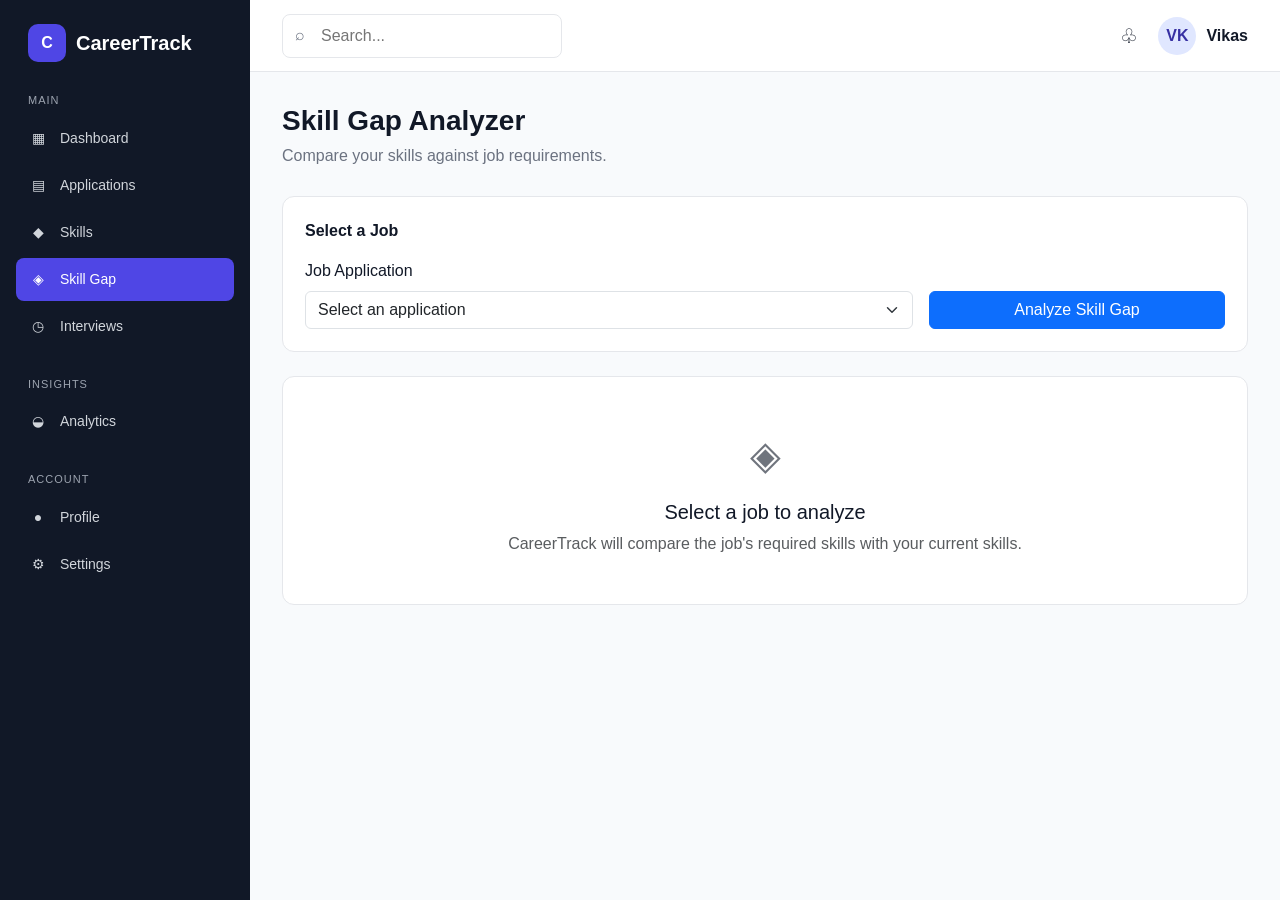
<file: pages/skill-gap.html>
<!DOCTYPE html>
<html lang="en">

<head>

    <meta charset="UTF-8">
    <meta
        name="viewport"
        content="width=device-width, initial-scale=1.0"
    >

    <title>Skill Gap | CareerTrack</title>


    <!-- Bootstrap -->

    <link
        href="https://cdn.jsdelivr.net/npm/bootstrap@5.3.3/dist/css/bootstrap.min.css"
        rel="stylesheet"
    >


    <!-- Global CSS -->

    <link
        rel="stylesheet"
        href="../css/style.css"
    >

    <!-- Dashboard CSS -->

    <link
        rel="stylesheet"
        href="../css/dashboard.css"
    >


    <!-- Skill Gap CSS -->

    <link
        rel="stylesheet"
        href="../css/skill-gap.css"
    >

    <link rel="stylesheet" href="../css/theme.css">

</head>


<body>

<div class="app-layout">


    <!-- =========================
     SIDEBAR
     ========================= -->

<aside class="sidebar">

    <div class="brand">

        <div class="brand-logo">
            C
        </div>

        <div class="brand-name">
            CareerTrack
        </div>

    </div>


    <!-- MAIN -->

    <div class="sidebar-section">

        <div class="sidebar-label">
            Main
        </div>


        <a
            href="../index.html"
            class="sidebar-link"
        >
            <span class="sidebar-icon">▦</span>
            <span>Dashboard</span>
        </a>


        <a
            href="applications.html"
            class="sidebar-link"
        >
            <span class="sidebar-icon">▤</span>
            <span>Applications</span>
        </a>


        <a
            href="skills.html"
            class="sidebar-link"
        >
            <span class="sidebar-icon">◆</span>
            <span>Skills</span>
        </a>


        <a
            href="skill-gap.html"
            class="sidebar-link active"
        >
            <span class="sidebar-icon">◈</span>
            <span>Skill Gap</span>
        </a>


        <a
            href="interviews.html"
            class="sidebar-link"
        >
            <span class="sidebar-icon">◷</span>
            <span>Interviews</span>
        </a>

    </div>


    <!-- INSIGHTS -->

    <div class="sidebar-section">

        <div class="sidebar-label">
            Insights
        </div>


        <a
            href="analytics.html"
            class="sidebar-link"
        >
            <span class="sidebar-icon">◒</span>
            <span>Analytics</span>
        </a>

    </div>


    <!-- ACCOUNT -->

    <div class="sidebar-section">

        <div class="sidebar-label">
            Account
        </div>


        <a
            href="profile.html"
            class="sidebar-link"
        >
            <span class="sidebar-icon">●</span>
            <span>Profile</span>
        </a>


        <a
            href="settings.html"
            class="sidebar-link"
        >
            <span class="sidebar-icon">⚙</span>
            <span>Settings</span>
        </a>

    </div>

</aside>


    <!-- =========================
         MAIN CONTENT
         ========================= -->

    <main class="main-content">


        <!-- TOPBAR -->

        <header class="topbar">


            <div class="search-box">

                <span class="search-icon">
                    ⌕
                </span>

                <input
                    type="text"
                    placeholder="Search..."
                >

            </div>


            <div class="topbar-right">


                <div class="notification">
                    ♧
                </div>


                <div class="profile">

                    <div class="profile-avatar">
                        VK
                    </div>

                    <div class="profile-name">
                        <strong>
                            Vikas
                        </strong>
                    </div>

                </div>

            </div>

        </header>


        <!-- =========================
             SKILL GAP CONTENT
             ========================= -->

        <section class="dashboard">


            <!-- PAGE HEADER -->

            <div class="skill-gap-header">

                <div>

                    <h1>
                        Skill Gap Analyzer
                    </h1>

                    <p>
                        Compare your skills against job requirements.
                    </p>

                </div>

            </div>


            <!-- =========================
                 JOB SELECTOR
                 ========================= -->

            <div class="dashboard-panel mb-4">


                <div class="panel-title mb-3">
                    Select a Job
                </div>


                <div class="row g-3 align-items-end">


                    <div class="col-md-8">

                        <label
                            for="jobSelect"
                            class="form-label"
                        >
                            Job Application
                        </label>


                        <select
                            class="form-select"
                            id="jobSelect"
                        >

                            <option value="">
                                Select an application
                            </option>

                        </select>

                    </div>


                    <div class="col-md-4">

                        <button
                            class="btn btn-primary w-100"
                            id="analyzeBtn"
                        >
                            Analyze Skill Gap
                        </button>

                    </div>


                </div>

            </div>


            <!-- =========================
                 EMPTY STATE
                 ========================= -->

            <div
                id="skillGapEmpty"
                class="dashboard-panel text-center py-5"
            >

                <div class="skill-gap-empty-icon">
                    ◈
                </div>


                <h5>
                    Select a job to analyze
                </h5>


                <p class="text-muted mb-0">

                    CareerTrack will compare the job's
                    required skills with your current skills.

                </p>

            </div>


            <!-- =========================
                 ANALYSIS RESULTS
                 ========================= -->

            <div
                id="skillGapResults"
                class="d-none"
            >


                <!-- JOB SUMMARY -->

                <div class="dashboard-panel mb-4">


                    <div class="d-flex justify-content-between align-items-start">


                        <div>

                            <div
                                class="text-muted small"
                                id="resultCompany"
                            >
                                Company
                            </div>


                            <h3
                                class="mb-1"
                                id="resultPosition"
                            >
                                Position
                            </h3>


                            <div
                                class="text-muted"
                                id="resultLocation"
                            >
                                Location
                            </div>

                        </div>


                        <div class="match-score-container">

                            <div
                                class="match-score"
                                id="matchScore"
                            >
                                0%
                            </div>

                            <div class="match-score-label">
                                Job Match
                            </div>

                        </div>


                    </div>

                </div>


                <!-- SUMMARY CARDS -->

                <div class="row g-3 mb-4">


                    <div class="col-md-4">

                        <div class="gap-summary-card strong">

                            <div class="gap-summary-label">
                                Strong Skills
                            </div>

                            <div
                                class="gap-summary-value"
                                id="strongSkillsCount"
                            >
                                0
                            </div>

                        </div>

                    </div>


                    <div class="col-md-4">

                        <div class="gap-summary-card improve">

                            <div class="gap-summary-label">
                                Needs Improvement
                            </div>

                            <div
                                class="gap-summary-value"
                                id="improveSkillsCount"
                            >
                                0
                            </div>

                        </div>

                    </div>


                    <div class="col-md-4">

                        <div class="gap-summary-card missing">

                            <div class="gap-summary-label">
                                Missing Skills
                            </div>

                            <div
                                class="gap-summary-value"
                                id="missingSkillsCount"
                            >
                                0
                            </div>

                        </div>

                    </div>

                </div>


                <!-- SKILL COMPARISON -->

                <div class="dashboard-panel">


                    <div class="panel-title mb-4">
                        Skill Comparison
                    </div>


                    <div
                        id="skillComparisonContainer"
                        class="skill-comparison-container"
                    >

                        <!-- Results rendered here -->

                    </div>

                </div>


            </div>


        </section>

    </main>

</div>


<!-- Bootstrap -->

<script
    src="https://cdn.jsdelivr.net/npm/bootstrap@5.3.3/dist/js/bootstrap.bundle.min.js">
</script>


<!-- Services -->

<script src="../js/services/storage.js"></script>
<script src="../js/services/applicationService.js"></script>
<script src="../js/services/skillService.js"></script>
<script src="../js/services/skillGapService.js"></script>


<!-- Page JS -->

<script src="../js/pages/skill-gap.js"></script>
<script src="../js/theme.js"></script>

</body>

</html>
</file>
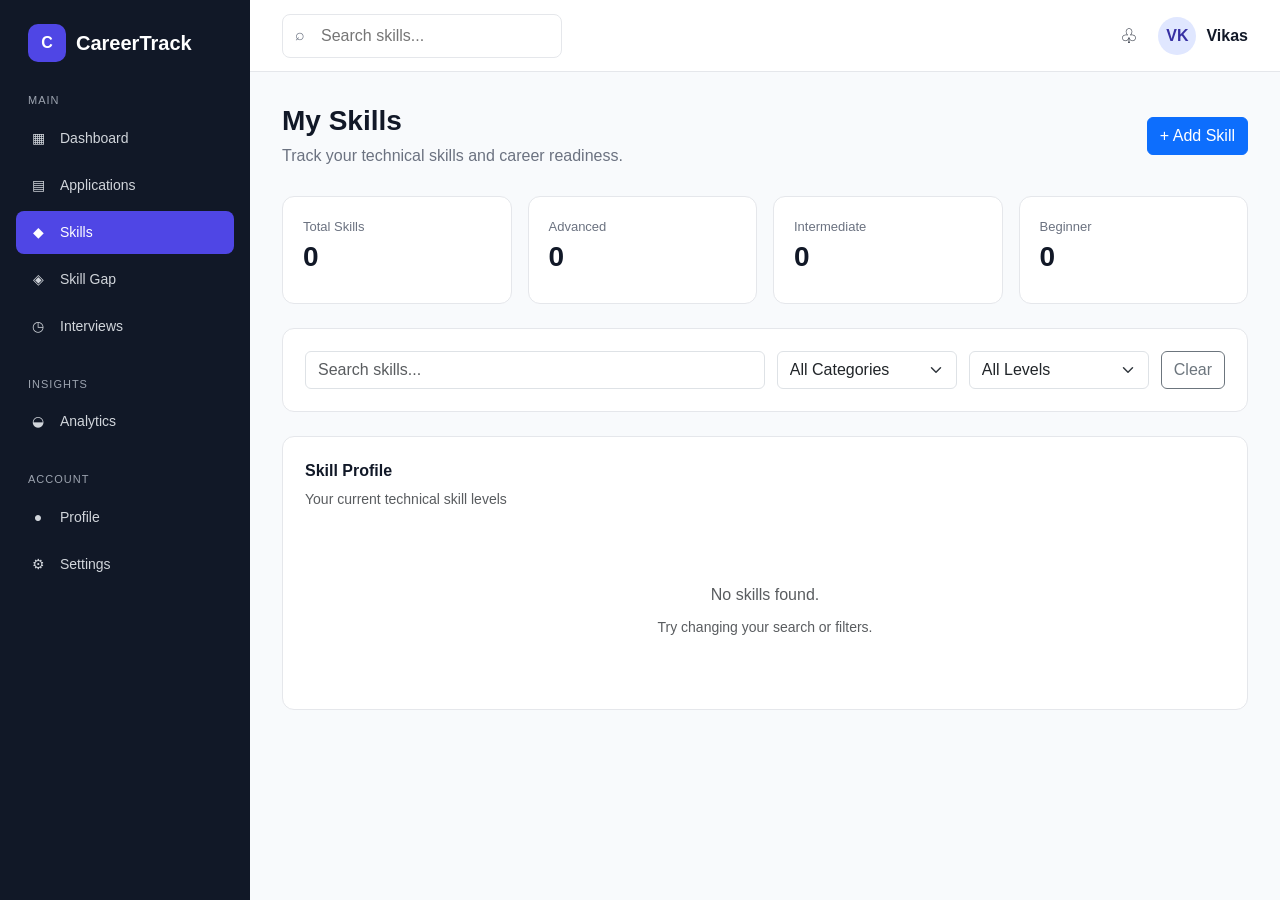
<file: pages/skills.html>
<!DOCTYPE html>
<html lang="en">

<head>

    <meta charset="UTF-8">
    <meta name="viewport" content="width=device-width, initial-scale=1.0">

    <title>Skills | CareerTrack</title>

    <!-- Bootstrap -->
    <link
        href="https://cdn.jsdelivr.net/npm/bootstrap@5.3.3/dist/css/bootstrap.min.css"
        rel="stylesheet"
    >

    <!-- Global CSS -->
    <link rel="stylesheet" href="../css/style.css">


    <!-- Dashboard / Layout CSS -->
    <link rel="stylesheet" href="../css/dashboard.css">

    <!-- Skills CSS -->
    <link rel="stylesheet" href="../css/skills.css">

    <link rel="stylesheet" href="../css/theme.css">

</head>


<body>

<div class="app-layout">


    <!-- =========================
     SIDEBAR
     ========================= -->

<aside class="sidebar">

    <div class="brand">

        <div class="brand-logo">
            C
        </div>

        <div class="brand-name">
            CareerTrack
        </div>

    </div>


    <!-- MAIN -->

    <div class="sidebar-section">

        <div class="sidebar-label">
            Main
        </div>


        <a
            href="../index.html"
            class="sidebar-link"
        >
            <span class="sidebar-icon">▦</span>
            <span>Dashboard</span>
        </a>


        <a
            href="applications.html"
            class="sidebar-link"
        >
            <span class="sidebar-icon">▤</span>
            <span>Applications</span>
        </a>


        <a
            href="skills.html"
            class="sidebar-link active"
        >
            <span class="sidebar-icon">◆</span>
            <span>Skills</span>
        </a>


        <a
            href="skill-gap.html"
            class="sidebar-link"
        >
            <span class="sidebar-icon">◈</span>
            <span>Skill Gap</span>
        </a>


        <a
            href="interviews.html"
            class="sidebar-link"
        >
            <span class="sidebar-icon">◷</span>
            <span>Interviews</span>
        </a>

    </div>


    <!-- INSIGHTS -->

    <div class="sidebar-section">

        <div class="sidebar-label">
            Insights
        </div>


        <a
            href="analytics.html"
            class="sidebar-link"
        >
            <span class="sidebar-icon">◒</span>
            <span>Analytics</span>
        </a>

    </div>


    <!-- ACCOUNT -->

    <div class="sidebar-section">

        <div class="sidebar-label">
            Account
        </div>


        <a
            href="profile.html"
            class="sidebar-link"
        >
            <span class="sidebar-icon">●</span>
            <span>Profile</span>
        </a>


        <a
            href="settings.html"
            class="sidebar-link"
        >
            <span class="sidebar-icon">⚙</span>
            <span>Settings</span>
        </a>

    </div>

</aside>


    <!-- =========================
         MAIN CONTENT
         ========================= -->

    <main class="main-content">


        <!-- TOPBAR -->

        <header class="topbar">

            <div class="search-box">

                <span class="search-icon">
                    ⌕
                </span>

                <input
                    type="text"
                    placeholder="Search skills..."
                >

            </div>


            <div class="topbar-right">

                <div class="notification">
                    ♧
                </div>


                <div class="profile">

                    <div class="profile-avatar">
                        VK
                    </div>

                    <div class="profile-name">
                        <strong>Vikas</strong>
                    </div>

                </div>

            </div>

        </header>


        <!-- =========================
             SKILLS PAGE
             ========================= -->

        <section class="dashboard">


            <!-- PAGE HEADER -->

            <div class="skills-page-header">

                <div>

                    <h1>
                        My Skills
                    </h1>

                    <p>
                        Track your technical skills and career readiness.
                    </p>

                </div>


                <button
                    class="btn btn-primary"
                    id="addSkillBtn"
                    data-bs-toggle="modal"
                    data-bs-target="#skillModal"
                >
                    + Add Skill
                </button>

            </div>


            <!-- =========================
                 SKILL SUMMARY
                 ========================= -->

            <div class="row g-3 mb-4">


                <div class="col-6 col-xl-3">

                    <div class="stat-card">

                        <div class="stat-title">
                            Total Skills
                        </div>

                        <div
                            class="stat-value"
                            id="totalSkillsCount"
                        >
                            0
                        </div>

                    </div>

                </div>


                <div class="col-6 col-xl-3">

                    <div class="stat-card">

                        <div class="stat-title">
                            Advanced
                        </div>

                        <div
                            class="stat-value"
                            id="advancedSkillsCount"
                        >
                            0
                        </div>

                    </div>

                </div>


                <div class="col-6 col-xl-3">

                    <div class="stat-card">

                        <div class="stat-title">
                            Intermediate
                        </div>

                        <div
                            class="stat-value"
                            id="intermediateSkillsCount"
                        >
                            0
                        </div>

                    </div>

                </div>


                <div class="col-6 col-xl-3">

                    <div class="stat-card">

                        <div class="stat-title">
                            Beginner
                        </div>

                        <div
                            class="stat-value"
                            id="beginnerSkillsCount"
                        >
                            0
                        </div>

                    </div>

                </div>

            </div>


            <!-- =========================
                 SEARCH / FILTER
                 ========================= -->

            <div class="dashboard-panel mb-4">

                <div class="skills-filters">


                    <div class="skills-search">

                        <input
                            type="text"
                            class="form-control"
                            id="skillSearch"
                            placeholder="Search skills..."
                        >

                    </div>


                    <div>

                        <select
                            class="form-select"
                            id="skillCategoryFilter"
                        >

                            <option value="">
                                All Categories
                            </option>

                            <option value="Frontend">
                                Frontend
                            </option>

                            <option value="Backend">
                                Backend
                            </option>

                            <option value="Database">
                                Database
                            </option>

                            <option value="Tools">
                                Tools
                            </option>

                            <option value="Other">
                                Other
                            </option>

                        </select>

                    </div>


                    <div>

                        <select
                            class="form-select"
                            id="skillLevelFilter"
                        >

                            <option value="">
                                All Levels
                            </option>

                            <option value="Beginner">
                                Beginner
                            </option>

                            <option value="Basic">
                                Basic
                            </option>

                            <option value="Intermediate">
                                Intermediate
                            </option>

                            <option value="Advanced">
                                Advanced
                            </option>

                            <option value="Expert">
                                Expert
                            </option>

                        </select>

                    </div>


                    <button
                        class="btn btn-outline-secondary"
                        id="clearSkillFiltersBtn"
                    >
                        Clear
                    </button>


                </div>

            </div>


            <!-- =========================
                 SKILL LIST
                 ========================= -->

            <div class="dashboard-panel">


                <div class="d-flex justify-content-between align-items-center mb-4">

                    <div>

                        <div class="panel-title mb-1">
                            Skill Profile
                        </div>

                        <small class="text-muted">
                            Your current technical skill levels
                        </small>

                    </div>

                </div>


                <div
                    id="skillsContainer"
                    class="skills-container"
                >

                    <!-- Skills will be rendered here -->

                </div>


            </div>


        </section>

    </main>

</div>


<!-- =========================
     ADD / EDIT SKILL MODAL
     ========================= -->

<div
    class="modal fade"
    id="skillModal"
    tabindex="-1"
    aria-labelledby="skillModalLabel"
    aria-hidden="true"
>

    <div class="modal-dialog modal-dialog-centered">

        <div class="modal-content">


            <div class="modal-header">

                <div>

                    <h5
                        class="modal-title"
                        id="skillModalLabel"
                    >
                        Add Skill
                    </h5>

                    <small class="text-muted">
                        Add a skill to your career profile.
                    </small>

                </div>


                <button
                    type="button"
                    class="btn-close"
                    data-bs-dismiss="modal"
                    aria-label="Close"
                ></button>

            </div>


            <form id="skillForm">

                <div class="modal-body">


                    <!-- SKILL NAME -->

                    <div class="mb-3">

                        <label
                            for="skillName"
                            class="form-label"
                        >
                            Skill Name
                        </label>

                        <input
                            type="text"
                            class="form-control"
                            id="skillName"
                            placeholder="e.g. JavaScript"
                            required
                        >

                    </div>


                    <!-- CATEGORY -->

                    <div class="mb-3">

                        <label
                            for="skillCategory"
                            class="form-label"
                        >
                            Category
                        </label>

                        <select
                            class="form-select"
                            id="skillCategory"
                            required
                        >

                            <option value="">
                                Select category
                            </option>

                            <option value="Frontend">
                                Frontend
                            </option>

                            <option value="Backend">
                                Backend
                            </option>

                            <option value="Database">
                                Database
                            </option>

                            <option value="Tools">
                                Tools
                            </option>

                            <option value="Other">
                                Other
                            </option>

                        </select>

                    </div>


                    <!-- CURRENT LEVEL -->

                    <div class="mb-3">

                        <label
                            for="currentLevel"
                            class="form-label"
                        >
                            Current Level
                        </label>

                        <select
                            class="form-select"
                            id="currentLevel"
                            required
                        >

                            <option value="">
                                Select level
                            </option>

                            <option value="Beginner">
                                Beginner
                            </option>

                            <option value="Basic">
                                Basic
                            </option>

                            <option value="Intermediate">
                                Intermediate
                            </option>

                            <option value="Advanced">
                                Advanced
                            </option>

                            <option value="Expert">
                                Expert
                            </option>

                        </select>

                    </div>


                    <!-- TARGET LEVEL -->

                    <div class="mb-3">

                        <label
                            for="targetLevel"
                            class="form-label"
                        >
                            Target Level
                        </label>

                        <select
                            class="form-select"
                            id="targetLevel"
                            required
                        >

                            <option value="">
                                Select target level
                            </option>

                            <option value="Basic">
                                Basic
                            </option>

                            <option value="Intermediate">
                                Intermediate
                            </option>

                            <option value="Advanced">
                                Advanced
                            </option>

                            <option value="Expert">
                                Expert
                            </option>

                        </select>

                    </div>


                    <!-- EXPERIENCE -->

                    <div class="mb-3">

                        <label
                            for="skillExperience"
                            class="form-label"
                        >
                            Experience (Years)
                        </label>

                        <input
                            type="number"
                            class="form-control"
                            id="skillExperience"
                            min="0"
                            max="50"
                            step="0.5"
                            placeholder="e.g. 1"
                        >

                    </div>


                    <!-- LAST PRACTICED -->

                    <div>

                        <label
                            for="lastPracticed"
                            class="form-label"
                        >
                            Last Practiced
                        </label>

                        <input
                            type="date"
                            class="form-control"
                            id="lastPracticed"
                        >

                    </div>


                </div>


                <div class="modal-footer">

                    <button
                        type="button"
                        class="btn btn-light"
                        data-bs-dismiss="modal"
                    >
                        Cancel
                    </button>

                    <button
                        type="submit"
                        class="btn btn-primary"
                        id="skillSubmitBtn"
                    >
                        Add Skill
                    </button>

                </div>

            </form>

        </div>

    </div>

</div>


<!-- Bootstrap JS -->

<script
    src="https://cdn.jsdelivr.net/npm/bootstrap@5.3.3/dist/js/bootstrap.bundle.min.js">
</script>


<!-- Skills JS -->

<script src="../js/services/storage.js"></script>
<script src="../js/services/skillService.js"></script>
<script src="../js/pages/skills.js"></script>

<script src="../js/theme.js"></script>

</body>

</html>
</file>
<file: css/style.css>
/* =========================================
   CareerTrack - Global Styles
   ========================================= */

:root {
    --primary-color: #4f46e5;
    --primary-dark: #3730a3;
    --background-color: #f8fafc;
    --surface-color: #ffffff;
    --text-primary: #111827;
    --text-secondary: #6b7280;
    --border-color: #e5e7eb;
}

* {
    margin: 0;
    padding: 0;
    box-sizing: border-box;
}

body {
    font-family: Arial, sans-serif;
    background-color: var(--background-color);
    color: var(--text-primary);
}
</file>
<file: css/dashboard.css>
/* =========================================
   CareerTrack - Dashboard
   ========================================= */

.app-layout {
    min-height: 100vh;
    display: flex;
}

/* ---------- Sidebar ---------- */

.sidebar {
    width: 250px;
    min-height: 100vh;
    background: #111827;
    color: #ffffff;
    padding: 24px 16px;
    position: fixed;
    left: 0;
    top: 0;
    bottom: 0;
}

.brand {
    display: flex;
    align-items: center;
    gap: 10px;
    padding: 0 12px 30px;
}

.brand-logo {
    width: 38px;
    height: 38px;
    background: var(--primary-color);
    border-radius: 10px;
    display: flex;
    align-items: center;
    justify-content: center;
    font-weight: bold;
}

.brand-name {
    font-size: 20px;
    font-weight: 700;
}

.sidebar-section {
    margin-bottom: 28px;
}

.sidebar-label {
    font-size: 11px;
    text-transform: uppercase;
    letter-spacing: 1px;
    color: #9ca3af;
    padding: 0 12px;
    margin-bottom: 8px;
}

.sidebar-link {
    display: flex;
    align-items: center;
    gap: 12px;
    padding: 11px 12px;
    margin-bottom: 4px;
    border-radius: 8px;
    color: #d1d5db;
    text-decoration: none;
    font-size: 14px;
    transition: 0.2s ease;
}

.sidebar-link:hover {
    background: #1f2937;
    color: #ffffff;
}

.sidebar-link.active {
    background: var(--primary-color);
    color: #ffffff;
}

.sidebar-icon {
    width: 20px;
    text-align: center;
}

/* ---------- Main Content ---------- */

.main-content {
    margin-left: 250px;
    width: calc(100% - 250px);
    min-height: 100vh;
}

/* ---------- Topbar ---------- */

.topbar {
    height: 72px;
    background: var(--surface-color);
    border-bottom: 1px solid var(--border-color);
    display: flex;
    align-items: center;
    justify-content: space-between;
    padding: 0 32px;
}

.search-box {
    width: 280px;
    position: relative;
}

.search-box input {
    width: 100%;
    border: 1px solid var(--border-color);
    border-radius: 8px;
    padding: 9px 14px 9px 38px;
    outline: none;
}

.search-box input:focus {
    border-color: var(--primary-color);
}

.search-icon {
    position: absolute;
    left: 13px;
    top: 9px;
    color: var(--text-secondary);
}

.topbar-right {
    display: flex;
    align-items: center;
    gap: 20px;
}

.notification {
    font-size: 20px;
    cursor: pointer;
}

.profile {
    display: flex;
    align-items: center;
    gap: 10px;
}

.profile-avatar {
    width: 38px;
    height: 38px;
    border-radius: 50%;
    background: #e0e7ff;
    color: var(--primary-dark);
    display: flex;
    align-items: center;
    justify-content: center;
    font-weight: 600;
}

/* ---------- Dashboard ---------- */

.dashboard {
    padding: 32px;
}

.page-heading {
    margin-bottom: 28px;
}

.page-heading h1 {
    font-size: 28px;
    font-weight: 700;
    margin-bottom: 6px;
}

.page-heading p {
    color: var(--text-secondary);
    margin: 0;
}

/* ---------- Statistics ---------- */

.stat-card {
    background: var(--surface-color);
    border: 1px solid var(--border-color);
    border-radius: 12px;
    padding: 20px;
    height: 100%;
}

.stat-card-header {
    display: flex;
    justify-content: space-between;
    align-items: center;
    margin-bottom: 16px;
}

.stat-title {
    font-size: 13px;
    color: var(--text-secondary);
}

.stat-icon {
    width: 38px;
    height: 38px;
    border-radius: 9px;
    background: #eef2ff;
    color: var(--primary-color);
    display: flex;
    align-items: center;
    justify-content: center;
}

.stat-value {
    font-size: 28px;
    font-weight: 700;
    margin-bottom: 5px;
}

.stat-change {
    font-size: 12px;
    color: #16a34a;
}

/* ---------- Dashboard Panels ---------- */

.dashboard-panel {
    background: var(--surface-color);
    border: 1px solid var(--border-color);
    border-radius: 12px;
    padding: 22px;
    height: 100%;
}

.panel-title {
    font-size: 16px;
    font-weight: 600;
    margin-bottom: 20px;
}

.chart-placeholder {
    height: 260px;
    display: flex;
    align-items: center;
    justify-content: center;
    background: #f8fafc;
    border-radius: 8px;
    color: var(--text-secondary);
}

/* ---------- Recent Applications ---------- */

.application-table {
    width: 100%;
}

.application-table th {
    font-size: 12px;
    color: var(--text-secondary);
    font-weight: 500;
    padding: 12px;
    border-bottom: 1px solid var(--border-color);
}

.application-table td {
    padding: 15px 12px;
    border-bottom: 1px solid var(--border-color);
    font-size: 14px;
}

.company-name {
    font-weight: 600;
}

.badge-status {
    display: inline-block;
    padding: 5px 9px;
    border-radius: 20px;
    font-size: 11px;
    font-weight: 600;
}

.status-applied {
    background: #dbeafe;
    color: #1d4ed8;
}

.status-interview {
    background: #ede9fe;
    color: #6d28d9;
}

.status-pending {
    background: #fef3c7;
    color: #92400e;
}

.status-offer {
    background: #dcfce7;
    color: #166534;
}

/* ---------- Responsive ---------- */

@media (max-width: 992px) {

    .sidebar {
        width: 210px;
    }

    .main-content {
        margin-left: 210px;
        width: calc(100% - 210px);
    }

    .topbar {
        padding: 0 20px;
    }

    .dashboard {
        padding: 20px;
    }

    .search-box {
        width: 220px;
    }
}

@media (max-width: 768px) {

    .sidebar {
        width: 70px;
        padding: 20px 10px;
    }

    .brand-name,
    .sidebar-label,
    .sidebar-link span {
        display: none;
    }

    .brand {
        justify-content: center;
        padding: 0 0 25px;
    }

    .sidebar-link {
        justify-content: center;
    }

    .main-content {
        margin-left: 70px;
        width: calc(100% - 70px);
    }

    .topbar {
        padding: 0 15px;
    }

    .search-box {
        display: none;
    }

    .profile-name {
        display: none;
    }

    .dashboard {
        padding: 18px;
    }
}

@media (max-width: 576px) {

    .dashboard {
        padding: 14px;
    }

    .page-heading h1 {
        font-size: 23px;
    }

    .topbar {
        height: 62px;
    }

    .application-table {
        min-width: 650px;
    }

    .table-wrapper {
        overflow-x: auto;
    }
}

/* =========================================
   Dashboard Charts
   ========================================= */

.chart-container {
    position: relative;
    width: 100%;
    height: 300px;
    margin-top: 20px;
}

.status-chart-container {
    height: 300px;
}

/* =========================================
   Skills Overview
   ========================================= */

.skill-overview-stats {
    display: grid;
    grid-template-columns: 1fr 1fr;
    gap: 12px;
}


.skill-overview-item {
    padding: 14px;
    border: 1px solid var(--border-color);
    border-radius: 8px;
}


.skill-overview-label {
    font-size: 12px;
    color: var(--text-secondary);
}


.skill-overview-value {
    font-size: 24px;
    font-weight: 700;
    margin-top: 4px;
}


.dashboard-top-skills {
    display: grid;
    gap: 10px;
}


.dashboard-skill-item {
    display: flex;
    justify-content: space-between;
    align-items: center;
    padding: 12px 14px;
    border: 1px solid var(--border-color);
    border-radius: 8px;
}


.dashboard-skill-name {
    font-weight: 600;
}


.dashboard-skill-category {
    font-size: 11px;
    color: var(--text-secondary);
    margin-top: 2px;
}


.dashboard-skill-level {
    font-size: 12px;
    font-weight: 600;
}

/* =========================================
   Career Readiness
   ========================================= */

.readiness-score {
    text-align: center;
    padding: 10px 0 20px;
}

.readiness-score-value {
    font-size: 42px;
    font-weight: 700;
}

.readiness-score-label {
    font-size: 13px;
    color: var(--text-secondary);
}


.readiness-stats {
    display: grid;
    gap: 8px;
}


.readiness-stat {
    display: flex;
    justify-content: space-between;
    align-items: center;

    padding: 10px 12px;

    border: 1px solid var(--border-color);
    border-radius: 8px;

    font-size: 13px;
}


.readiness-stat strong {
    font-size: 15px;
}


.dashboard-skill-gaps {
    display: grid;
    gap: 10px;
}


.dashboard-skill-gap {
    display: flex;
    justify-content: space-between;
    align-items: center;

    padding: 12px 14px;

    border: 1px solid var(--border-color);
    border-radius: 8px;
}


.dashboard-skill-gap-name {
    font-weight: 600;
}


.dashboard-skill-gap-level {
    font-size: 12px;
    color: var(--text-secondary);
}


.dashboard-skill-gap-status {
    font-size: 12px;
    font-weight: 600;
}
</file>
<file: css/applications.css>
/* =========================================
   CareerTrack - Applications
   ========================================= */

.application-page-header {
    display: flex;
    justify-content: space-between;
    align-items: center;
    margin-bottom: 28px;
}

.application-page-header h1 {
    font-size: 28px;
    font-weight: 700;
    margin-bottom: 6px;
}

.application-page-header p {
    color: var(--text-secondary);
    margin: 0;
}


/* ---------- Filters ---------- */

.application-filters {
    display: grid;
    grid-template-columns: 1fr 180px 180px auto;
    gap: 12px;
    align-items: center;
}

.filter-search {
    min-width: 0;
}


/* ---------- Priority ---------- */

.priority-high,
.priority-medium,
.priority-low {
    display: inline-block;
    padding: 4px 9px;
    border-radius: 20px;
    font-size: 11px;
    font-weight: 600;
}

.priority-high {
    background: #fee2e2;
    color: #b91c1c;
}

.priority-medium {
    background: #fef3c7;
    color: #92400e;
}

.priority-low {
    background: #dcfce7;
    color: #166534;
}


/* ---------- Table ---------- */

.application-table td:last-child {
    white-space: nowrap;
}

.application-table button {
    margin-right: 4px;
}


/* ---------- Responsive ---------- */

@media (max-width: 992px) {

    .application-filters {
        grid-template-columns: 1fr 1fr;
    }

}

@media (max-width: 576px) {

    .application-page-header {
        align-items: flex-start;
        gap: 15px;
        flex-direction: column;
    }

    .application-page-header h1 {
        font-size: 23px;
    }

    .application-filters {
        grid-template-columns: 1fr;
    }

}

/* =========================================
   Application Details
   ========================================= */

.application-details-title {
    font-size: 24px;
    font-weight: 700;
    margin: 0;
}

.details-item {
    padding: 14px;
    background: #f8fafc;
    border-radius: 8px;
    height: 100%;
}

.details-label {
    font-size: 12px;
    color: var(--text-secondary);
    margin-bottom: 5px;
}

.details-value {
    font-size: 14px;
    font-weight: 600;
}

.details-section {
    margin-top: 24px;
}

.details-section-title {
    font-size: 14px;
    font-weight: 600;
    margin-bottom: 10px;
}

.details-notes {
    background: #f8fafc;
    border-radius: 8px;
    padding: 14px;
    font-size: 14px;
    color: var(--text-secondary);
    min-height: 60px;
}

.skill-tags {
    display: flex;
    flex-wrap: wrap;
    gap: 8px;
}

.skill-tag {
    background: #eef2ff;
    color: var(--primary-dark);
    border-radius: 20px;
    padding: 6px 10px;
    font-size: 12px;
    font-weight: 600;
}

.job-url {
    color: var(--primary-color);
    text-decoration: none;
    font-size: 13px;
}

.job-url:hover {
    text-decoration: underline;
}

/* =========================================
   Required Skills Input
   ========================================= */

.selected-skills {
    display: flex;
    flex-wrap: wrap;
    gap: 8px;
}

.selected-skill {
    display: inline-flex;
    align-items: center;
    gap: 6px;
    background: #eef2ff;
    color: var(--primary-dark);
    border-radius: 20px;
    padding: 6px 10px;
    font-size: 12px;
    font-weight: 600;
}

.remove-skill-btn {
    border: none;
    background: transparent;
    color: inherit;
    padding: 0;
    font-size: 14px;
    line-height: 1;
    cursor: pointer;
}

.remove-skill-btn:hover {
    opacity: 0.7;
}
.skill-required-level {
    font-size: 10px;
    font-weight: 500;
    opacity: 0.75;
    padding-left: 2px;
}
</file>
<file: css/theme.css>
/* =========================================
   CareerTrack - Global Dark Mode
   ========================================= */

body.dark-mode {
    background: #111827;
    color: #f1f5f9;
}


/* Main content */

body.dark-mode .main-content {
    background: #111827;
}


/* Topbar */

body.dark-mode .topbar {
    background: #1f2937;
    border-color: #374151;
}


body.dark-mode .search-box {
    background: #111827;
    border-color: #374151;
}


body.dark-mode .search-box input {
    background: transparent;
    color: #f1f5f9;
}


body.dark-mode .search-box input::placeholder {
    color: #94a3b8;
}


/* Headings */

body.dark-mode h1,
body.dark-mode h2,
body.dark-mode h3,
body.dark-mode h4,
body.dark-mode h5,
body.dark-mode h6 {
    color: #f1f5f9;
}


body.dark-mode p {
    color: #94a3b8;
}


/* Panels */

body.dark-mode .dashboard-panel,
body.dark-mode .stat-card {
    background: #1f2937;
    border-color: #374151;
}


/* Form controls */

body.dark-mode .form-control,
body.dark-mode .form-select {
    background: #111827;
    color: #f1f5f9;
    border-color: #4b5563;
}


body.dark-mode .form-control::placeholder {
    color: #94a3b8;
}


/* Labels */

body.dark-mode .form-label,
body.dark-mode .stat-title,
body.dark-mode .panel-title {
    color: #f1f5f9;
}


/* Tables */

body.dark-mode table {
    color: #f1f5f9;
}


body.dark-mode .table {
    --bs-table-bg: #1f2937;
    --bs-table-color: #f1f5f9;
    --bs-table-border-color: #374151;
}


/* Cards */

body.dark-mode .card {
    background: #1f2937;
    border-color: #374151;
    color: #f1f5f9;
}


/* Interview cards */

body.dark-mode .interview-card {
    background: #1f2937;
    border-color: #374151;
}


body.dark-mode .interview-meta-item {
    background: #111827;
    border-color: #374151;
    color: #f1f5f9;
}


/* Skills */

body.dark-mode .skill-card,
body.dark-mode .skill-item {
    background: #1f2937;
    border-color: #374151;
}


/* Skill gap */

body.dark-mode .skill-gap-card,
body.dark-mode .gap-card {
    background: #1f2937;
    border-color: #374151;
}


/* Analytics */

body.dark-mode .analytics-skill-item {
    background: #1f2937;
    border-color: #374151;
}


body.dark-mode .analytics-insight {
    background: #111827;
    border-color: #374151;
}


/* Profile */

body.dark-mode .profile-summary-item {
    border-color: #374151;
}


/* Settings */

body.dark-mode .settings-row {
    border-color: #374151;
}


body.dark-mode .settings-description,
body.dark-mode .settings-help {
    color: #94a3b8;
}


/* Modal */

body.dark-mode .modal-content {
    background: #1f2937;
    color: #f1f5f9;
    border-color: #374151;
}


body.dark-mode .modal-header,
body.dark-mode .modal-footer {
    border-color: #374151;
}


/* Empty states */

body.dark-mode .empty-state,
body.dark-mode .interview-empty {
    background: #1f2937;
    border-color: #374151;
    color: #94a3b8;
}


/* Links */

body.dark-mode a {
    color: #a5b4fc;
}
</file>
<file: css/interviews.css>
/* =========================================
   CareerTrack - Interviews
   ========================================= */

.interview-stat-card {
    background: #ffffff;
    border: 1px solid #e5e7eb;
    border-radius: 12px;
    padding: 20px;
}

.interview-stat-label {
    font-size: 13px;
    color: #64748b;
}

.interview-stat-value {
    font-size: 30px;
    font-weight: 700;
    margin-top: 6px;
}

.interview-list {
    display: grid;
    gap: 14px;
}

.interview-card {
    background: #ffffff;
    border: 1px solid #e5e7eb;
    border-radius: 12px;
    padding: 20px;
}

.interview-card-header {
    display: flex;
    justify-content: space-between;
    align-items: flex-start;
    gap: 16px;
}

.interview-company {
    font-size: 18px;
    font-weight: 700;
}

.interview-position {
    font-size: 14px;
    color: #64748b;
    margin-top: 3px;
}

.interview-meta {
    display: flex;
    flex-wrap: wrap;
    gap: 8px;
    margin-top: 16px;
}

.interview-meta-item {
    padding: 6px 10px;
    border-radius: 6px;
    background: #f8fafc;
    border: 1px solid #e2e8f0;
    font-size: 12px;
}

.interview-notes {
    margin-top: 14px;
    padding-top: 14px;
    border-top: 1px solid #e5e7eb;
    font-size: 13px;
    color: #64748b;
}

.interview-actions {
    display: flex;
    gap: 8px;
    margin-top: 16px;
}

.interview-empty {
    background: #ffffff;
    border: 1px dashed #cbd5e1;
    border-radius: 12px;
    padding: 50px 20px;
    text-align: center;
    color: #64748b;
}

/* =========================================
   CareerTrack - Interviews
   ========================================= */


.interview-stat-card {

    background: #ffffff;

    border: 1px solid #e5e7eb;

    border-radius: 12px;

    padding: 20px;

}


.interview-stat-label {

    font-size: 13px;

    color: #64748b;

}


.interview-stat-value {

    font-size: 30px;

    font-weight: 700;

    margin-top: 6px;

}


.interview-list {

    display: grid;

    gap: 14px;

}


.interview-card {

    background: #ffffff;

    border: 1px solid #e5e7eb;

    border-radius: 12px;

    padding: 20px;

}


.interview-card-header {

    display: flex;

    justify-content: space-between;

    align-items: flex-start;

    gap: 16px;

}


.interview-company {

    font-size: 18px;

    font-weight: 700;

}


.interview-position {

    font-size: 14px;

    color: #64748b;

    margin-top: 3px;

}


.interview-meta {

    display: flex;

    flex-wrap: wrap;

    gap: 8px;

    margin-top: 16px;

}


.interview-meta-item {

    padding: 6px 10px;

    border-radius: 6px;

    background: #f8fafc;

    border: 1px solid #e2e8f0;

    font-size: 12px;

}


.interview-notes {

    margin-top: 14px;

    padding-top: 14px;

    border-top: 1px solid #e5e7eb;

    font-size: 13px;

    color: #64748b;

}


.interview-actions {

    display: flex;

    gap: 8px;

    margin-top: 16px;

}


.interview-empty {

    background: #ffffff;

    border: 1px dashed #cbd5e1;

    border-radius: 12px;

    padding: 50px 20px;

    text-align: center;

    color: #64748b;

}
</file>
<file: css/profile.css>
/* =========================================
   CareerTrack - Profile
   ========================================= */


.profile-summary-panel {
    text-align: center;
}


.profile-summary-avatar {
    width: 82px;
    height: 82px;

    margin: 10px auto 18px;

    border-radius: 50%;

    display: flex;
    align-items: center;
    justify-content: center;

    background: #eef2ff;

    color: #4338ca;

    font-size: 22px;
    font-weight: 700;
}


.profile-summary-name {
    font-size: 22px;
    font-weight: 700;

    margin-bottom: 4px;
}


.profile-summary-role {
    color: #64748b;

    margin-bottom: 25px;
}


.profile-summary-details {
    text-align: left;

    border-top: 1px solid #e5e7eb;
}


.profile-summary-item {
    display: flex;

    justify-content: space-between;
    align-items: center;

    gap: 20px;

    padding: 14px 0;

    border-bottom: 1px solid #e5e7eb;
}


.profile-summary-item span {
    color: #64748b;

    font-size: 13px;
}


.profile-summary-item strong {
    font-size: 13px;

    text-align: right;

    word-break: break-word;
}


.profile-save-message {
    margin-left: 12px;

    font-size: 13px;

    color: #16a34a;
}
</file>
<file: css/settings.css>
/* =========================================
   CareerTrack - Settings
   ========================================= */


.settings-container {
    max-width: 900px;
}


.settings-panel {
    margin-bottom: 18px;
}


.settings-panel-header {
    margin-bottom: 20px;
}


.settings-description {
    margin-top: 5px;

    font-size: 13px;

    color: #64748b;
}


.settings-row {
    display: flex;

    justify-content: space-between;
    align-items: center;

    gap: 30px;

    padding-top: 18px;

    border-top: 1px solid #e5e7eb;
}


.settings-label {
    font-size: 14px;

    font-weight: 600;
}


.settings-help {
    margin-top: 4px;

    font-size: 12px;

    color: #64748b;
}


.settings-select {
    max-width: 180px;
}


.settings-data-actions {
    display: flex;

    gap: 10px;

    padding-top: 18px;

    border-top: 1px solid #e5e7eb;
}


.settings-message {
    margin-top: 14px;

    font-size: 13px;

    color: #16a34a;
}


@media (max-width: 600px) {

    .settings-row {
        flex-direction: column;

        align-items: flex-start;
    }


    .settings-select {
        max-width: 100%;
    }


    .settings-data-actions {
        flex-direction: column;
    }

}

/* =========================================
   Dark Mode
   ========================================= */

body.dark-mode {
    background: #111827;
    color: #f1f5f9;
}


body.dark-mode .main-content {
    background: #111827;
}


body.dark-mode .topbar {
    background: #1f2937;
    border-color: #374151;
}


body.dark-mode .dashboard-panel {
    background: #1f2937;
    border-color: #374151;
}


body.dark-mode .page-heading p {
    color: #94a3b8;
}


body.dark-mode .settings-description,
body.dark-mode .settings-help {
    color: #94a3b8;
}


body.dark-mode .settings-row {
    border-color: #374151;
}


body.dark-mode .settings-summary,
body.dark-mode .settings-label {
    color: #f1f5f9;
}


body.dark-mode .form-control,
body.dark-mode .form-select {
    background: #111827;
    color: #f1f5f9;
    border-color: #4b5563;
}


body.dark-mode .form-control::placeholder {
    color: #94a3b8;
}


body.dark-mode .search-box {
    background: #1f2937;
    border-color: #374151;
}


body.dark-mode .search-box input {
    background: transparent;
    color: #f1f5f9;
}


body.dark-mode .search-box input::placeholder {
    color: #94a3b8;
}
</file>
<file: css/skill-gap.css>
/* =========================================
   CareerTrack - Skill Gap
   ========================================= */

.skill-gap-header {
    margin-bottom: 28px;
}

.skill-gap-header h1 {
    font-size: 28px;
    font-weight: 700;
    margin-bottom: 6px;
}

.skill-gap-header p {
    color: var(--text-secondary);
    margin: 0;
}


/* ---------- Empty State ---------- */

.skill-gap-empty-icon {
    font-size: 40px;
    margin-bottom: 15px;
    opacity: 0.6;
}


/* ---------- Match Score ---------- */

.match-score-container {
    text-align: center;
    min-width: 100px;
}

.match-score {
    font-size: 32px;
    font-weight: 700;
}

.match-score-label {
    font-size: 12px;
    color: var(--text-secondary);
}


/* ---------- Summary Cards ---------- */

.gap-summary-card {
    border: 1px solid var(--border-color);
    border-radius: 10px;
    padding: 20px;
    background: #ffffff;
}

.gap-summary-label {
    font-size: 13px;
    color: var(--text-secondary);
}

.gap-summary-value {
    font-size: 28px;
    font-weight: 700;
    margin-top: 6px;
}


/* ---------- Skill Comparison ---------- */

.skill-comparison-container {
    display: grid;
    gap: 12px;
}

.skill-comparison-item {
    border: 1px solid var(--border-color);
    border-radius: 10px;
    padding: 16px;
}

.skill-comparison-header {
    display: flex;
    justify-content: space-between;
    align-items: center;
    gap: 15px;
}

.comparison-skill-name {
    font-weight: 600;
}

.comparison-status {
    font-size: 12px;
    font-weight: 600;
}

.comparison-levels {
    display: flex;
    gap: 25px;
    margin-top: 10px;
    font-size: 12px;
    color: var(--text-secondary);
}

.comparison-progress {
    height: 6px;
    background: #e5e7eb;
    border-radius: 10px;
    overflow: hidden;
    margin-top: 12px;
}

.comparison-progress-bar {
    height: 100%;
    border-radius: 10px;
}


/* ---------- Responsive ---------- */

@media (max-width: 768px) {

    .skill-gap-header h1 {
        font-size: 23px;
    }

    .skill-comparison-header {
        align-items: flex-start;
        flex-direction: column;
    }

    .comparison-levels {
        flex-direction: column;
        gap: 4px;
    }

}

/* =========================================
   Skill Gap Statuses
   ========================================= */

.comparison-status-strong {
    color: #198754;
}

.comparison-status-improve {
    color: #fd7e14;
}

.comparison-status-missing {
    color: #dc3545;
}

.comparison-progress-bar {
    background: var(--primary-color);
}

/* =========================================
   Skill Gap - Dark Mode Fix
   ========================================= */

/* Summary cards */

body.dark-mode .gap-summary-card {
    background: #1f2937;
    border-color: #374151;
    color: #f1f5f9;
}

body.dark-mode .gap-summary-label {
    color: #94a3b8;
}

body.dark-mode .gap-summary-value {
    color: #f1f5f9;
}


/* Skill comparison cards */

body.dark-mode .skill-comparison-item {
    background: #1f2937;
    border-color: #4b5563;
    color: #f1f5f9;
}

body.dark-mode .comparison-skill-name {
    color: #f1f5f9;
}

body.dark-mode .comparison-levels {
    color: #94a3b8;
}

body.dark-mode .comparison-levels strong {
    color: #f1f5f9;
}


/* Progress bar background */

body.dark-mode .comparison-progress {
    background: #374151;
}


/* Status colors */

body.dark-mode .comparison-status-strong {
    color: #4ade80;
}

body.dark-mode .comparison-status-improve {
    color: #fb923c;
}

body.dark-mode .comparison-status-missing {
    color: #f87171;
}
</file>
<file: css/skills.css>
/* =========================================
   CareerTrack - Skills
   ========================================= */

.skills-page-header {
    display: flex;
    justify-content: space-between;
    align-items: center;
    margin-bottom: 28px;
}

.skills-page-header h1 {
    font-size: 28px;
    font-weight: 700;
    margin-bottom: 6px;
}

.skills-page-header p {
    color: var(--text-secondary);
    margin: 0;
}


/* ---------- Filters ---------- */

.skills-filters {
    display: grid;
    grid-template-columns: 1fr 180px 180px auto;
    gap: 12px;
    align-items: center;
}


/* ---------- Skill Cards ---------- */

.skills-container {
    display: grid;
    gap: 14px;
}

.skill-card {
    border: 1px solid var(--border-color);
    border-radius: 10px;
    padding: 18px;
    background: #ffffff;
}

.skill-card-header {
    display: flex;
    justify-content: space-between;
    align-items: flex-start;
    gap: 20px;
}

.skill-name {
    font-size: 16px;
    font-weight: 600;
}

.skill-category {
    font-size: 12px;
    color: var(--text-secondary);
    margin-top: 3px;
}

.skill-level {
    font-size: 12px;
    font-weight: 600;
}

.skill-progress {
    height: 7px;
    background: #e5e7eb;
    border-radius: 10px;
    overflow: hidden;
    margin-top: 14px;
}

.skill-progress-bar {
    height: 100%;
    background: var(--primary-color);
    border-radius: 10px;
    transition: width 0.3s ease;
}

.skill-meta {
    display: flex;
    justify-content: space-between;
    margin-top: 8px;
    font-size: 11px;
    color: var(--text-secondary);
}

.skill-actions {
    margin-top: 15px;
}


/* ---------- Responsive ---------- */

@media (max-width: 992px) {

    .skills-filters {
        grid-template-columns: 1fr 1fr;
    }

}

@media (max-width: 576px) {

    .skills-page-header {
        align-items: flex-start;
        gap: 15px;
        flex-direction: column;
    }

    .skills-page-header h1 {
        font-size: 23px;
    }

    .skills-filters {
        grid-template-columns: 1fr;
    }

}
</file>
